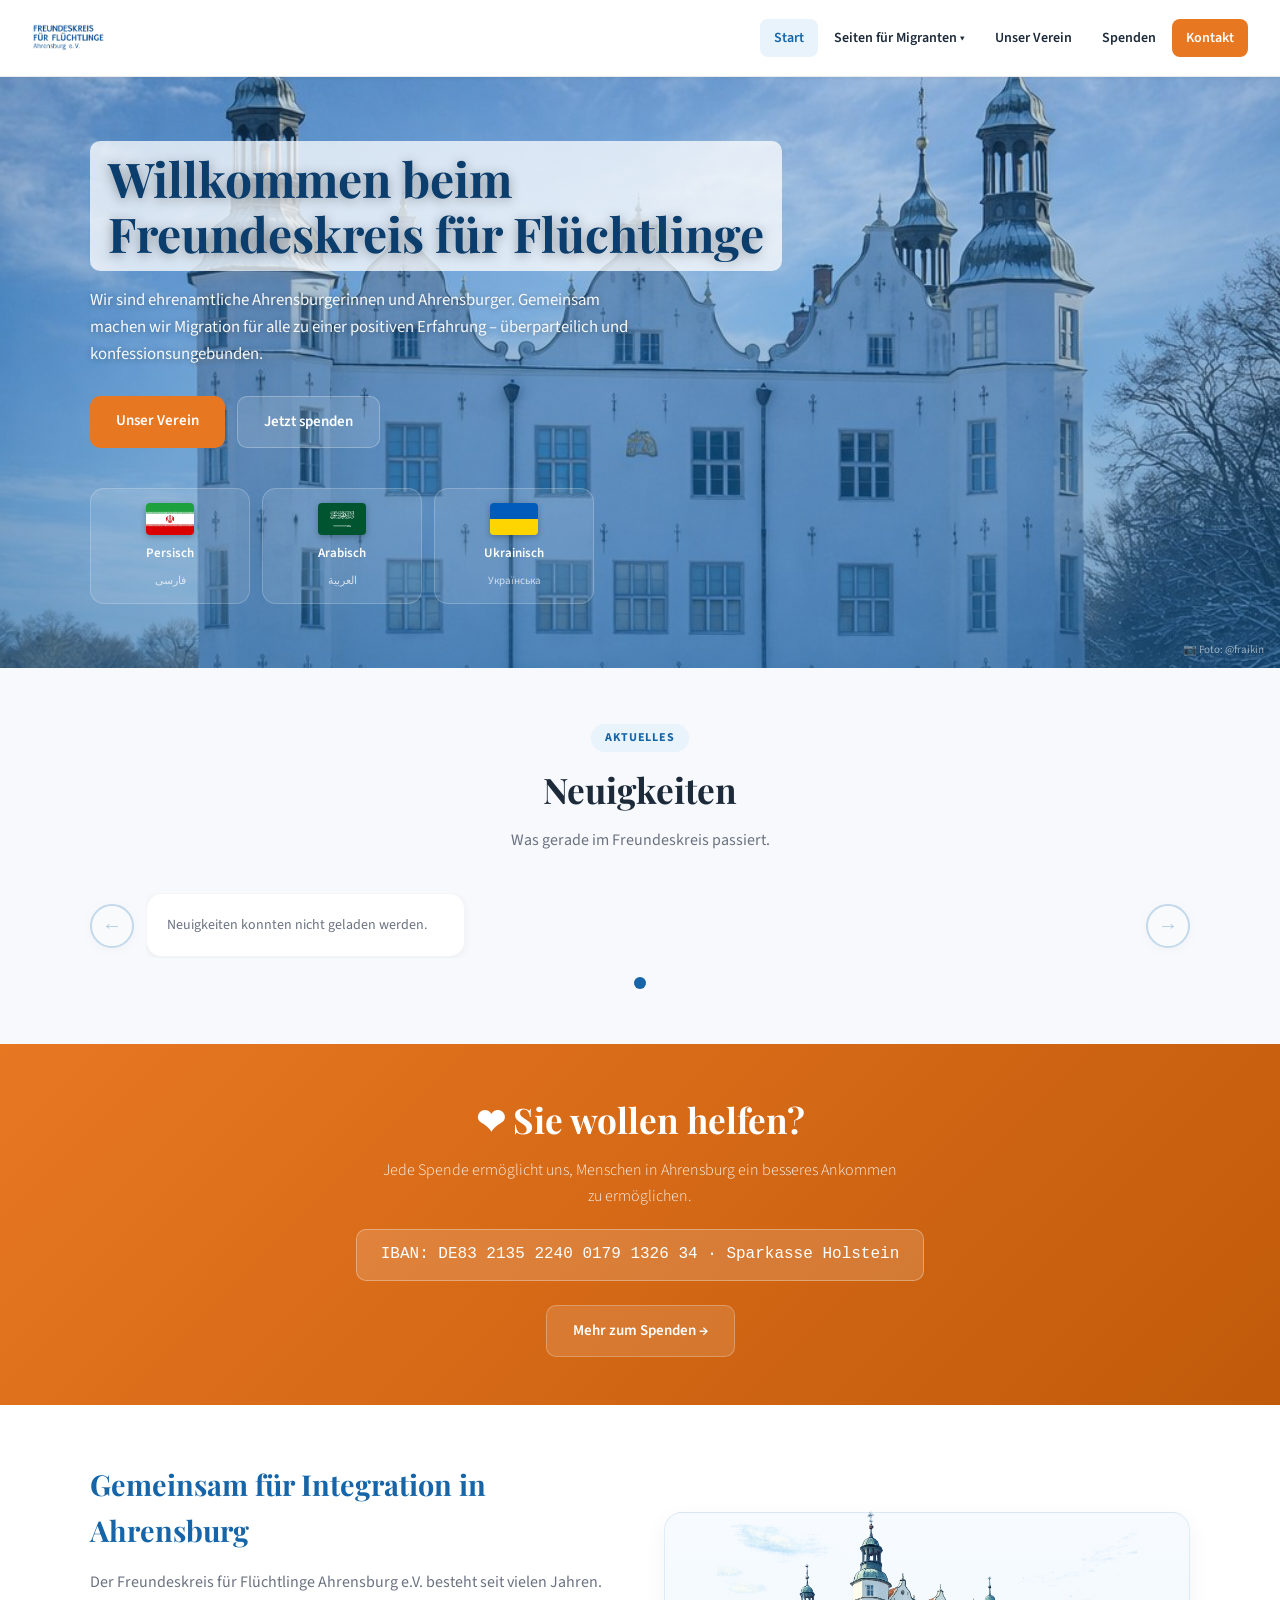
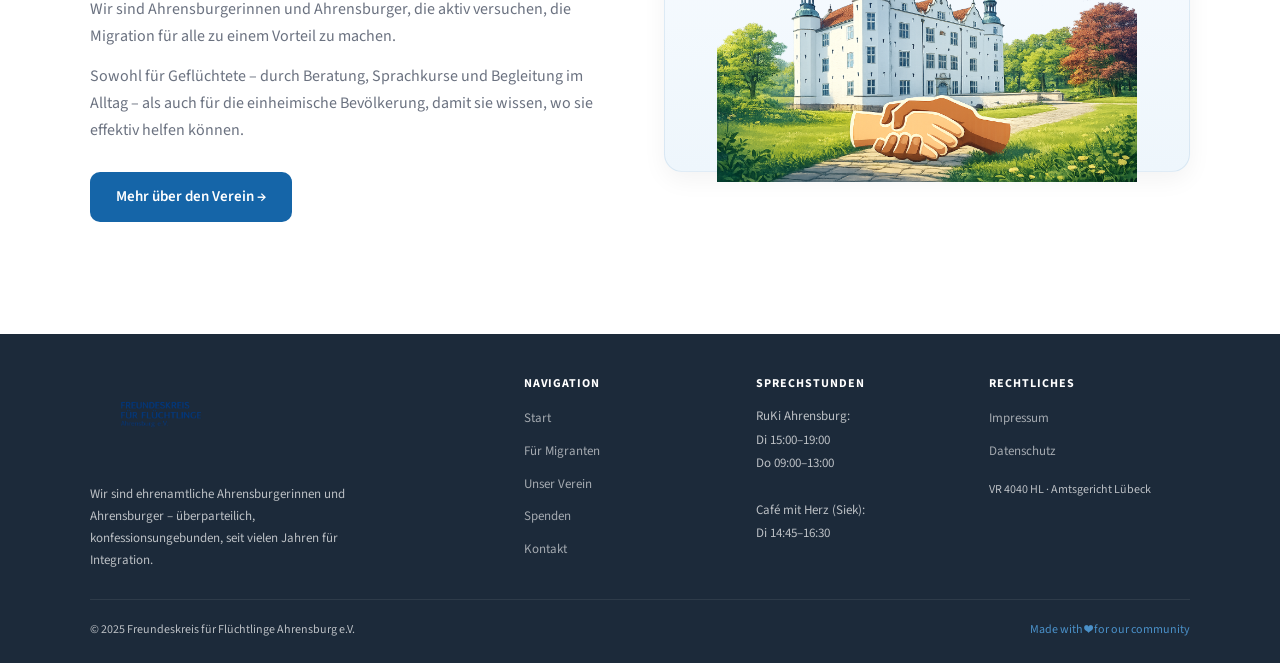
<file: index.html>
<!DOCTYPE html>
<html lang="de">
<head>
<meta charset="UTF-8">
<meta name="viewport" content="width=device-width, initial-scale=1.0">
<title>Start – Freundeskreis für Flüchtlinge Ahrensburg e.V.</title>
<link rel="stylesheet" href="style.css">
</head>
<body>
<nav>
  <a href="index.html" class="nav-logo"><img src="[data-uri]" alt="FKFA Logo"></a>
  <ul class="nav-links">
    <li><a href="index.html" class="active">Start</a></li>
    <li>
      <a href="migranten.html">Seiten für Migranten ▾</a>
      <div class="dropdown">
        <a href="persisch.html">🇮🇷 Persisch (فارسی)</a>
        <a href="arabisch.html">🇸🇾 Arabisch (العربية)</a>
        <a href="ukrainisch.html">🇺🇦 Ukrainisch (Укр.)</a>
      </div>
    </li>
    <li><a href="verein.html">Unser Verein</a></li>
    <li><a href="spenden.html">Spenden</a></li>
    <li><a href="kontakt.html" class="nav-cta">Kontakt</a></li>
  </ul>
  <button class="nav-toggle" id="navToggle" aria-label="Menü">
    <span></span><span></span><span></span>
  </button>
</nav>

<div class="hero">
  <div class="hero-inner">
    <h1>Willkommen beim<br><span>Freundeskreis für Flüchtlinge</span></h1>
    <p>Wir sind ehrenamtliche Ahrensburgerinnen und Ahrensburger. Gemeinsam machen wir Migration für alle zu einer positiven Erfahrung – überparteilich und konfessionsungebunden.</p>
    <div style="display:flex;gap:12px;flex-wrap:wrap;margin-bottom:40px;">
      <a href="verein.html" class="btn-primary">Unser Verein</a>
      <a href="spenden.html" class="btn-secondary">Jetzt spenden</a>
    </div>
    <div class="lang-flags">
      <a href="persisch.html" class="lang-flag-card">
        <span class="flag"><img src="[data-uri]" alt="Iran Flagge"></span><span class="lang-name">Persisch</span><span class="lang-native">فارسی</span>
      </a>
      <a href="arabisch.html" class="lang-flag-card">
        <span class="flag"><img src="[data-uri]" alt="Arabisch Flagge"></span><span class="lang-name">Arabisch</span><span class="lang-native">العربية</span>
      </a>
      <a href="ukrainisch.html" class="lang-flag-card">
        <span class="flag"><img src="[data-uri]" alt="Ukraine Flagge"></span><span class="lang-name">Ukrainisch</span><span class="lang-native">Українська</span>
      </a>
    </div>
  </div>
  <div style="position:absolute;bottom:10px;right:16px;font-size:11px;color:rgba(255,255,255,0.55);">
    📷 Foto: @fraikin
  </div>
</div>

<section style="background:var(--sand);">
  <div class="container">
    <div class="section-header">
      <span class="section-label">Aktuelles</span>
      <h2>Neuigkeiten</h2>
      <p>Was gerade im Freundeskreis passiert.</p>
    </div>
    <div class="carousel-wrapper">
      <button class="carousel-btn carousel-prev" id="newsPrev" aria-label="Zurück">&#8592;</button>
      <div class="carousel-track-outer">
        <div class="carousel-track" id="newsTrack">
          <!-- wird dynamisch befüllt -->
        </div>
      </div>
      <button class="carousel-btn carousel-next" id="newsNext" aria-label="Weiter">&#8594;</button>
    </div>
    <!-- Punkte-Navigation -->
    <div class="carousel-dots" id="newsDots"></div>

    <script>
    // ── Beiträge dynamisch aus GitHub laden ──────────────────────────────
    const REPO   = 'FKFA-Website-Admin/fkfa-website';
    const FOLDER = '_neuigkeiten';

    function parseFrontmatter(text) {
      const match = text.match(/^---\n([\s\S]*?)\n---\n([\s\S]*)$/);
      if (!match) return { meta: {}, body: text };
      const meta = {};
      match[1].split('\n').forEach(line => {
        const [k, ...v] = line.split(':');
        if (k && v.length) meta[k.trim()] = v.join(':').trim().replace(/^["']|["']$/g, '');
      });
      return { meta, body: match[2].trim() };
    }

    function formatDate(dateStr) {
      if (!dateStr) return '';
      return new Date(dateStr).toLocaleDateString('de-DE', { year: 'numeric', month: 'long' });
    }

    async function loadCarousel() {
      const track = document.getElementById('newsTrack');
      try {
        const res   = await fetch(`https://api.github.com/repos/${REPO}/contents/${FOLDER}`, {
          headers: { 'Accept': 'application/vnd.github.v3+json' }
        });
        if (!res.ok) throw new Error('API Fehler');
        const files = await res.json();
        const mdFiles = files.filter(f => f.name.endsWith('.md'))
                             .sort((a, b) => b.name.localeCompare(a.name))
                             .slice(0, 5); // max 5 im Karussell

        if (mdFiles.length === 0) {
          track.innerHTML = '<div class="carousel-item news-card"><div class="news-card-body"><p>Noch keine Beiträge vorhanden.</p></div></div>';
          initCarousel();
          return;
        }

        const articles = await Promise.all(mdFiles.map(async f => {
          const r    = await fetch(f.download_url);
          const text = await r.text();
          const { meta } = parseFrontmatter(text);
          return { meta, slug: f.name.replace('.md', '') };
        }));

        articles.sort((a, b) => (b.meta.date || '').localeCompare(a.meta.date || ''));

        const catConfig = {
          'Neuigkeit':    { bg: 'linear-gradient(120deg,#1565a8,#4a90c8)', icon: '📣' },
          'Projekt':      { bg: 'linear-gradient(120deg,#1565c0,#42a5f5)', icon: '🛠️' },
          'Veranstaltung':{ bg: 'linear-gradient(120deg,#6a1f6e,#ba68c8)', icon: '📅' },
          'Ukraine':      { bg: 'linear-gradient(120deg,#1a5276,#2980b9)', icon: '🇺🇦' },
          'Mitmachen':    { bg: 'linear-gradient(120deg,#7b341e,#e87722)', icon: '🤝' },
        };
        const defaultCat = { bg: 'linear-gradient(120deg,#374151,#6b7280)', icon: '📰' };

        track.innerHTML = articles.map((a) => {
          const rawCat = a.meta.category || a.meta.kategorie || 'Neuigkeit';
          const cat = rawCat === 'Veranstaltungen' ? 'Veranstaltung' : rawCat;
          const cfg = catConfig[cat] || defaultCat;
          return `
          <div class="news-card carousel-item">
            <div class="news-card-header" style="background:${cfg.bg}">
              <div class="news-cat-icon">${cfg.icon}</div>
              <div>
                <span class="news-cat-label">${cat}</span>
                <span class="news-cat-title">${formatDate(a.meta.date)}</span>
              </div>
            </div>
            <div class="news-card-body">
              <h3>${a.meta.title || 'Neuer Beitrag'}</h3>
              <p>${a.meta.teaser || ''}</p>
              <a href="news.html#${a.slug}" class="readmore">Weiterlesen →</a>
            </div>
          </div>`;
        }).join('');

        initCarousel();
      } catch(e) {
        console.error('News laden fehlgeschlagen:', e);
        track.innerHTML = '<div class="carousel-item news-card"><div class="news-card-body"><p>Neuigkeiten konnten nicht geladen werden.</p></div></div>';
        initCarousel();
      }
    }

    function initCarousel() {
    (function() {
      const track   = document.getElementById('newsTrack');
      const items   = track.querySelectorAll('.carousel-item');
      const dotsEl  = document.getElementById('newsDots');
      const prevBtn = document.getElementById('newsPrev');
      const nextBtn = document.getElementById('newsNext');
      let current = 0;

      function visibleCount() {
        return window.innerWidth <= 600 ? 1 : window.innerWidth <= 900 ? 2 : 3;
      }

      function totalSlides() {
        return Math.ceil(items.length / visibleCount());
      }

      function buildDots() {
        dotsEl.innerHTML = '';
        for (let i = 0; i < totalSlides(); i++) {
          const d = document.createElement('button');
          d.className = 'carousel-dot' + (i === current ? ' active' : '');
          d.addEventListener('click', () => goTo(i));
          dotsEl.appendChild(d);
        }
      }

      function goTo(n) {
        const max = totalSlides() - 1;
        current = Math.max(0, Math.min(n, max));
        const pct = current * 100;
        track.style.transform = `translateX(-${pct}%)`;
        // update dots
        dotsEl.querySelectorAll('.carousel-dot').forEach((d, i) => {
          d.classList.toggle('active', i === current);
        });
        prevBtn.disabled = current === 0;
        nextBtn.disabled = current === max;
      }

      prevBtn.addEventListener('click', () => goTo(current - 1));
      nextBtn.addEventListener('click', () => goTo(current + 1));

      // Touch/swipe support
      let startX = 0;
      track.addEventListener('touchstart', e => { startX = e.touches[0].clientX; }, {passive:true});
      track.addEventListener('touchend', e => {
        const diff = startX - e.changedTouches[0].clientX;
        if (Math.abs(diff) > 40) goTo(diff > 0 ? current + 1 : current - 1);
      });

      function init() {
        const vc = visibleCount();
        items.forEach(item => {
          item.style.flex = `0 0 calc(${100/vc}% - ${(vc-1)*16/vc}px)`;
        });
        if (current >= totalSlides()) current = totalSlides() - 1;
        buildDots();
        goTo(current);
      }

      window.addEventListener('resize', init);
      init();
    })();
    } // end initCarousel

    loadCarousel();
    </script>
  </div>
</section>

<div class="donate-banner">
  <h2>❤ Sie wollen helfen?</h2>
  <p>Jede Spende ermöglicht uns, Menschen in Ahrensburg ein besseres Ankommen zu ermöglichen.</p>
  <div class="iban-box">IBAN: DE83 2135 2240 0179 1326 34 · Sparkasse Holstein</div><br>
  <a href="spenden.html" class="btn-secondary">Mehr zum Spenden →</a>
</div>

<section style="background:white;">
  <div class="container">
    <div class="verein-intro">
      <div class="verein-intro-text">
        <h2>Gemeinsam für Integration in Ahrensburg</h2>
        <p>Der Freundeskreis für Flüchtlinge Ahrensburg e.V. besteht seit vielen Jahren. Wir sind Ahrensburgerinnen und Ahrensburger, die aktiv versuchen, die Migration für alle zu einem Vorteil zu machen.</p>
        <p>Sowohl für Geflüchtete – durch Beratung, Sprachkurse und Begleitung im Alltag – als auch für die einheimische Bevölkerung, damit sie wissen, wo sie effektiv helfen können.</p>
        <a href="verein.html" class="btn-green" style="margin-top:16px;">Mehr über den Verein →</a>
      </div>
      <div class="verein-img-placeholder verein-illustration-box">
        <img src="integration_illustration.png" alt="Illustration vom Ahrensburger Schloss mit Handschlag">
      </div>
    </div>
  </div>
</section>

<footer>
  <div class="footer-grid">
    <div class="footer-brand">
      <div class="footer-logo"><img src="FKFA-Logo (transparent).png" alt="Freundeskreis für Flüchtlinge Ahrensburg e.V."></div>
      <p>Wir sind ehrenamtliche Ahrensburgerinnen und Ahrensburger – überparteilich, konfessionsungebunden, seit vielen Jahren für Integration.</p>
    </div>
    <div>
      <h4>Navigation</h4>
      <ul>
        <li><a href="index.html">Start</a></li>
        <li><a href="migranten.html">Für Migranten</a></li>
        <li><a href="verein.html">Unser Verein</a></li>
        <li><a href="spenden.html">Spenden</a></li>
        <li><a href="kontakt.html">Kontakt</a></li>
      </ul>
    </div>
    <div class="footer-sprechstunden">
      <h4>Sprechstunden</h4>
      <p>RuKi Ahrensburg:<br>Di 15:00–19:00<br>Do 09:00–13:00<br><br>Café mit Herz (Siek):<br>Di 14:45–16:30</p>
    </div>
    <div>
      <h4>Rechtliches</h4>
      <ul>
        <li><a href="impressum.html">Impressum</a></li>
        <li><a href="datenschutz.html">Datenschutz</a></li>
      </ul>
      <div style="margin-top:16px;font-size:12px;">VR 4040 HL · Amtsgericht Lübeck</div>
    </div>
  </div>
  <div class="footer-bottom">
    <span>© 2025 Freundeskreis für Flüchtlinge Ahrensburg e.V.</span>
    <span style="color:var(--green-light)">Made with ❤ for our community</span>
  </div>
</footer>
<script>
const toggle = document.getElementById('navToggle');
const links  = document.querySelector('.nav-links');
toggle.addEventListener('click', () => {
  toggle.classList.toggle('open');
  links.classList.toggle('open');
});
document.querySelectorAll('.nav-links > li > a').forEach(a => {
  a.addEventListener('click', function(e) {
    const li = this.parentElement;
    if (li.querySelector('.dropdown') && window.innerWidth <= 900) {
      e.preventDefault();
      li.classList.toggle('open');
    }
  });
});
</script>
</body>
</html>
</file>
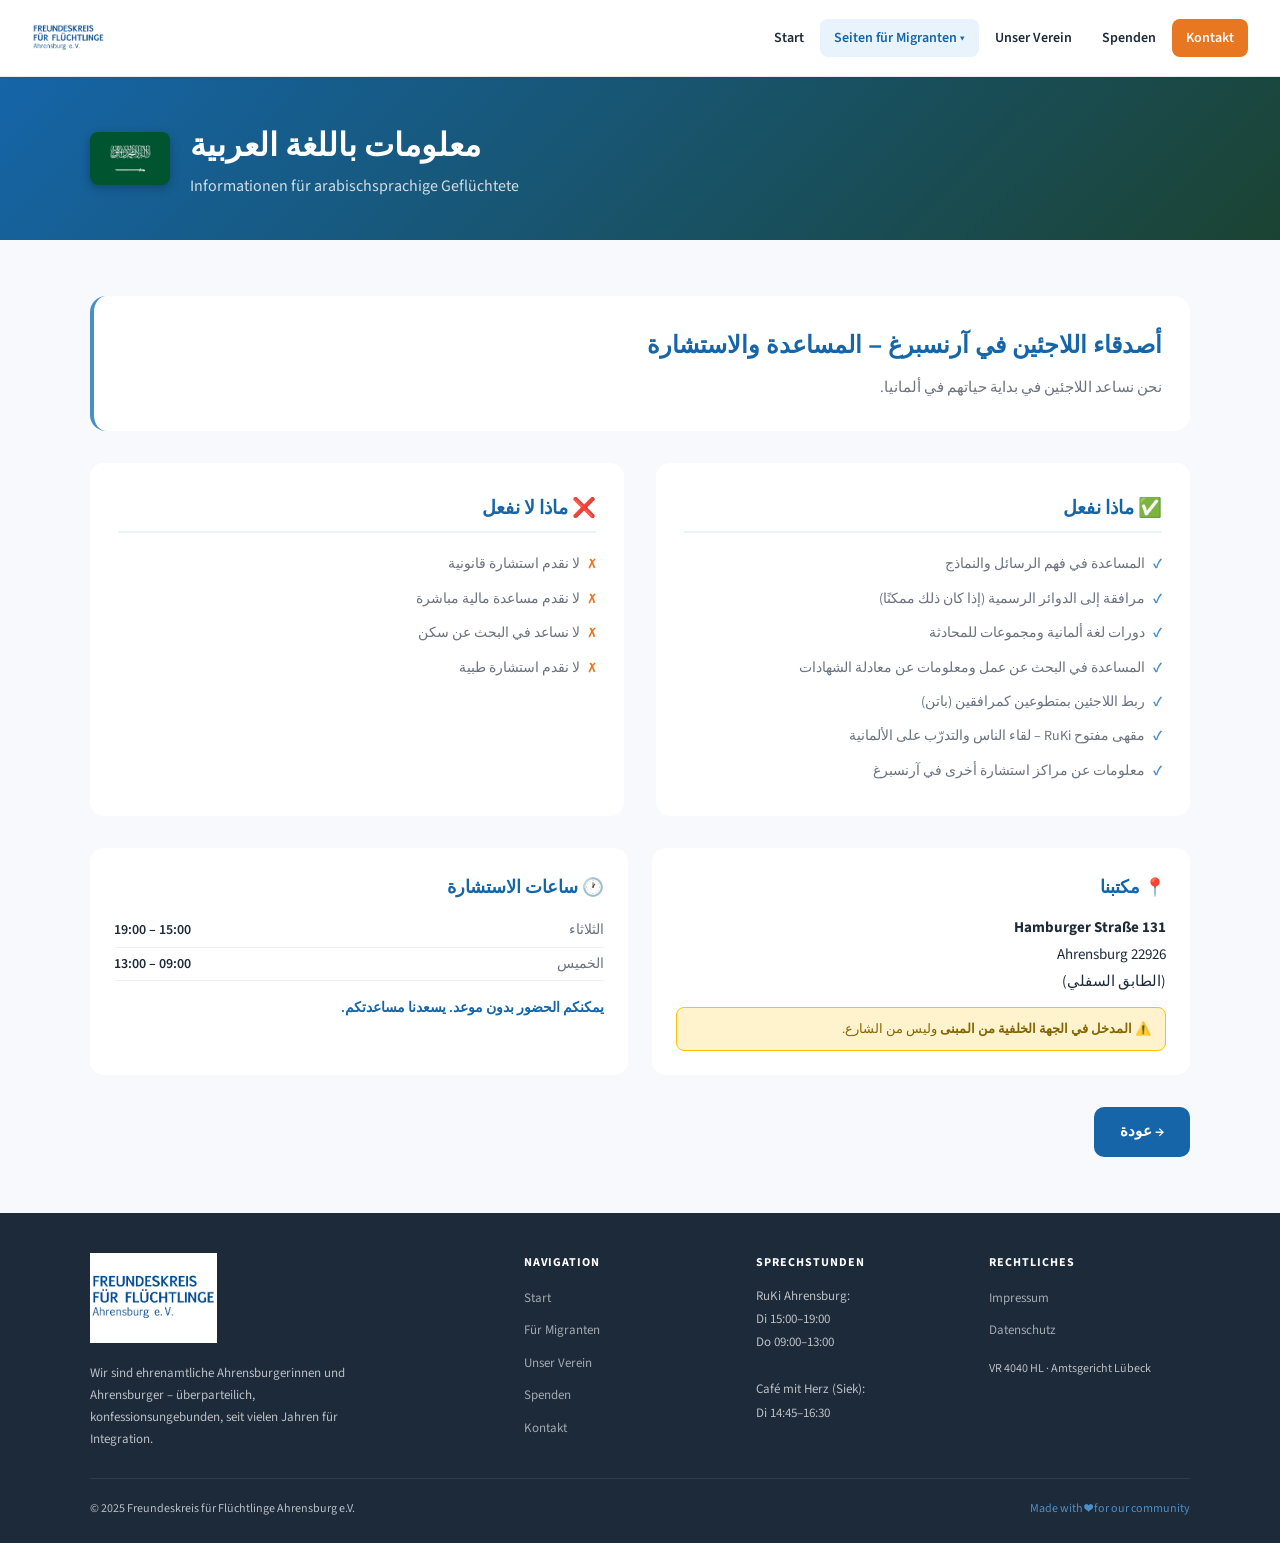
<file: arabisch.html>
<!DOCTYPE html>
<html lang="de">
<head>
<meta charset="UTF-8">
<meta name="viewport" content="width=device-width, initial-scale=1.0">
<title>Arabisch – Freundeskreis für Flüchtlinge Ahrensburg e.V.</title>
<link rel="stylesheet" href="style.css">
</head>
<body>
<nav>
  <a href="index.html" class="nav-logo"><img src="[data-uri]" alt="FKFA Logo"></a>
  <ul class="nav-links">
    <li><a href="index.html">Start</a></li>
    <li>
      <a href="migranten.html" class="active">Seiten für Migranten ▾</a>
      <div class="dropdown">
        <a href="persisch.html">🇮🇷 Persisch (فارسی)</a>
        <a href="arabisch.html">🇸🇾 Arabisch (العربية)</a>
        <a href="ukrainisch.html">🇺🇦 Ukrainisch (Укр.)</a>
      </div>
    </li>
    <li><a href="verein.html">Unser Verein</a></li>
    <li><a href="spenden.html">Spenden</a></li>
    <li><a href="kontakt.html" class="nav-cta">Kontakt</a></li>
  </ul>
  <button class="nav-toggle" id="navToggle" aria-label="Menü">
    <span></span><span></span><span></span>
  </button>
</nav>

<div class="lang-hero">
  <div class="lang-hero-inner">
    <img src="[data-uri]" alt="Arabisch Flagge" style="width:80px;height:53px;object-fit:cover;border-radius:8px;box-shadow:0 3px 10px rgba(0,0,0,.25)">
    <div><h1>معلومات باللغة العربية</h1><p>Informationen für arabischsprachige Geflüchtete</p></div>
  </div>
</div>
<section dir="rtl" style="background:var(--sand);">
  <div class="container">

    <div style="background:white;border-radius:16px;padding:28px;margin-bottom:32px;border-left:4px solid var(--green-light);">
      <h2 style="font-family:'Playfair Display',serif;color:var(--green);margin-bottom:12px;">أصدقاء اللاجئين في آرنسبرغ – المساعدة والاستشارة</h2>
      <p style="color:var(--muted);font-size:15px;line-height:1.9;">نحن نساعد اللاجئين في بداية حياتهم في ألمانيا.</p>
    </div>

    <div class="info-blocks" style="margin-bottom:32px;">
      <div class="info-block">
        <h3>✅ ماذا نفعل</h3>
        <ul>
          <li>المساعدة في فهم الرسائل والنماذج</li>
          <li>مرافقة إلى الدوائر الرسمية (إذا كان ذلك ممكنًا)</li>
          <li>دورات لغة ألمانية ومجموعات للمحادثة</li>
          <li>المساعدة في البحث عن عمل ومعلومات عن معادلة الشهادات</li>
          <li>ربط اللاجئين بمتطوعين كمرافقين (باتن)</li>
          <li>مقهى مفتوح RuKi – لقاء الناس والتدرّب على الألمانية</li>
          <li>معلومات عن مراكز استشارة أخرى في آرنسبرغ</li>
        </ul>
      </div>
      <div class="info-block no">
        <h3>❌ ماذا لا نفعل</h3>
        <ul>
          <li>لا نقدم استشارة قانونية</li>
          <li>لا نقدم مساعدة مالية مباشرة</li>
          <li>لا نساعد في البحث عن سكن</li>
          <li>لا نقدم استشارة طبية</li>
        </ul>
      </div>
    </div>

    <div class="buero-grid">
      <div style="background:white;border-radius:14px;padding:24px;">
        <h3 style="font-family:'Playfair Display',serif;color:var(--green);margin-bottom:14px;font-size:1.1rem;">📍 مكتبنا</h3>
        <p style="font-size:15px;margin-bottom:8px;line-height:1.8;"><strong>Hamburger Straße 131</strong><br>22926 Ahrensburg<br>(الطابق السفلي)</p>
        <div style="background:#fff3cd;border:1px solid #ffc107;border-radius:8px;padding:10px 14px;font-size:13px;color:#856404;margin-top:12px;line-height:1.7;">
          ⚠️ <strong>المدخل في الجهة الخلفية من المبنى</strong> وليس من الشارع.
        </div>
      </div>
      <div style="background:white;border-radius:14px;padding:24px;">
        <h3 style="font-family:'Playfair Display',serif;color:var(--green);margin-bottom:14px;font-size:1.1rem;">🕐 ساعات الاستشارة</h3>
        <div class="hours-row"><span class="day">الثلاثاء</span><span class="time">15:00 – 19:00</span></div>
        <div class="hours-row"><span class="day">الخميس</span><span class="time">09:00 – 13:00</span></div>
        <p style="margin-top:16px;font-size:14px;color:var(--green);font-weight:600;line-height:1.7;">يمكنكم الحضور بدون موعد. يسعدنا مساعدتكم.</p>
      </div>
    </div>

    <div style="margin-top:8px;text-align:right;">
      <a href="migranten.html" class="btn-green">→ عودة</a>
    </div>

  </div>
</section>

<footer>
  <div class="footer-grid">
    <div class="footer-brand">
      <div class="footer-logo"><img src="[data-uri]" alt="FKFA"></div>
      <p>Wir sind ehrenamtliche Ahrensburgerinnen und Ahrensburger – überparteilich, konfessionsungebunden, seit vielen Jahren für Integration.</p>
    </div>
    <div>
      <h4>Navigation</h4>
      <ul>
        <li><a href="index.html">Start</a></li>
        <li><a href="migranten.html">Für Migranten</a></li>
        <li><a href="verein.html">Unser Verein</a></li>
        <li><a href="spenden.html">Spenden</a></li>
        <li><a href="kontakt.html">Kontakt</a></li>
      </ul>
    </div>
    <div class="footer-sprechstunden">
      <h4>Sprechstunden</h4>
      <p>RuKi Ahrensburg:<br>Di 15:00–19:00<br>Do 09:00–13:00<br><br>Café mit Herz (Siek):<br>Di 14:45–16:30</p>
    </div>
    <div>
      <h4>Rechtliches</h4>
      <ul>
        <li><a href="impressum.html">Impressum</a></li>
        <li><a href="datenschutz.html">Datenschutz</a></li>
      </ul>
      <div style="margin-top:16px;font-size:12px;">VR 4040 HL · Amtsgericht Lübeck</div>
    </div>
  </div>
  <div class="footer-bottom">
    <span>© 2025 Freundeskreis für Flüchtlinge Ahrensburg e.V.</span>
    <span style="color:var(--green-light)">Made with ❤ for our community</span>
  </div>
</footer>
<script>
const toggle = document.getElementById('navToggle');
const links  = document.querySelector('.nav-links');
toggle.addEventListener('click', () => {
  toggle.classList.toggle('open');
  links.classList.toggle('open');
});
document.querySelectorAll('.nav-links > li > a').forEach(a => {
  a.addEventListener('click', function(e) {
    const li = this.parentElement;
    if (li.querySelector('.dropdown') && window.innerWidth <= 900) {
      e.preventDefault();
      li.classList.toggle('open');
    }
  });
});
</script>
</body>
</html>
</file>
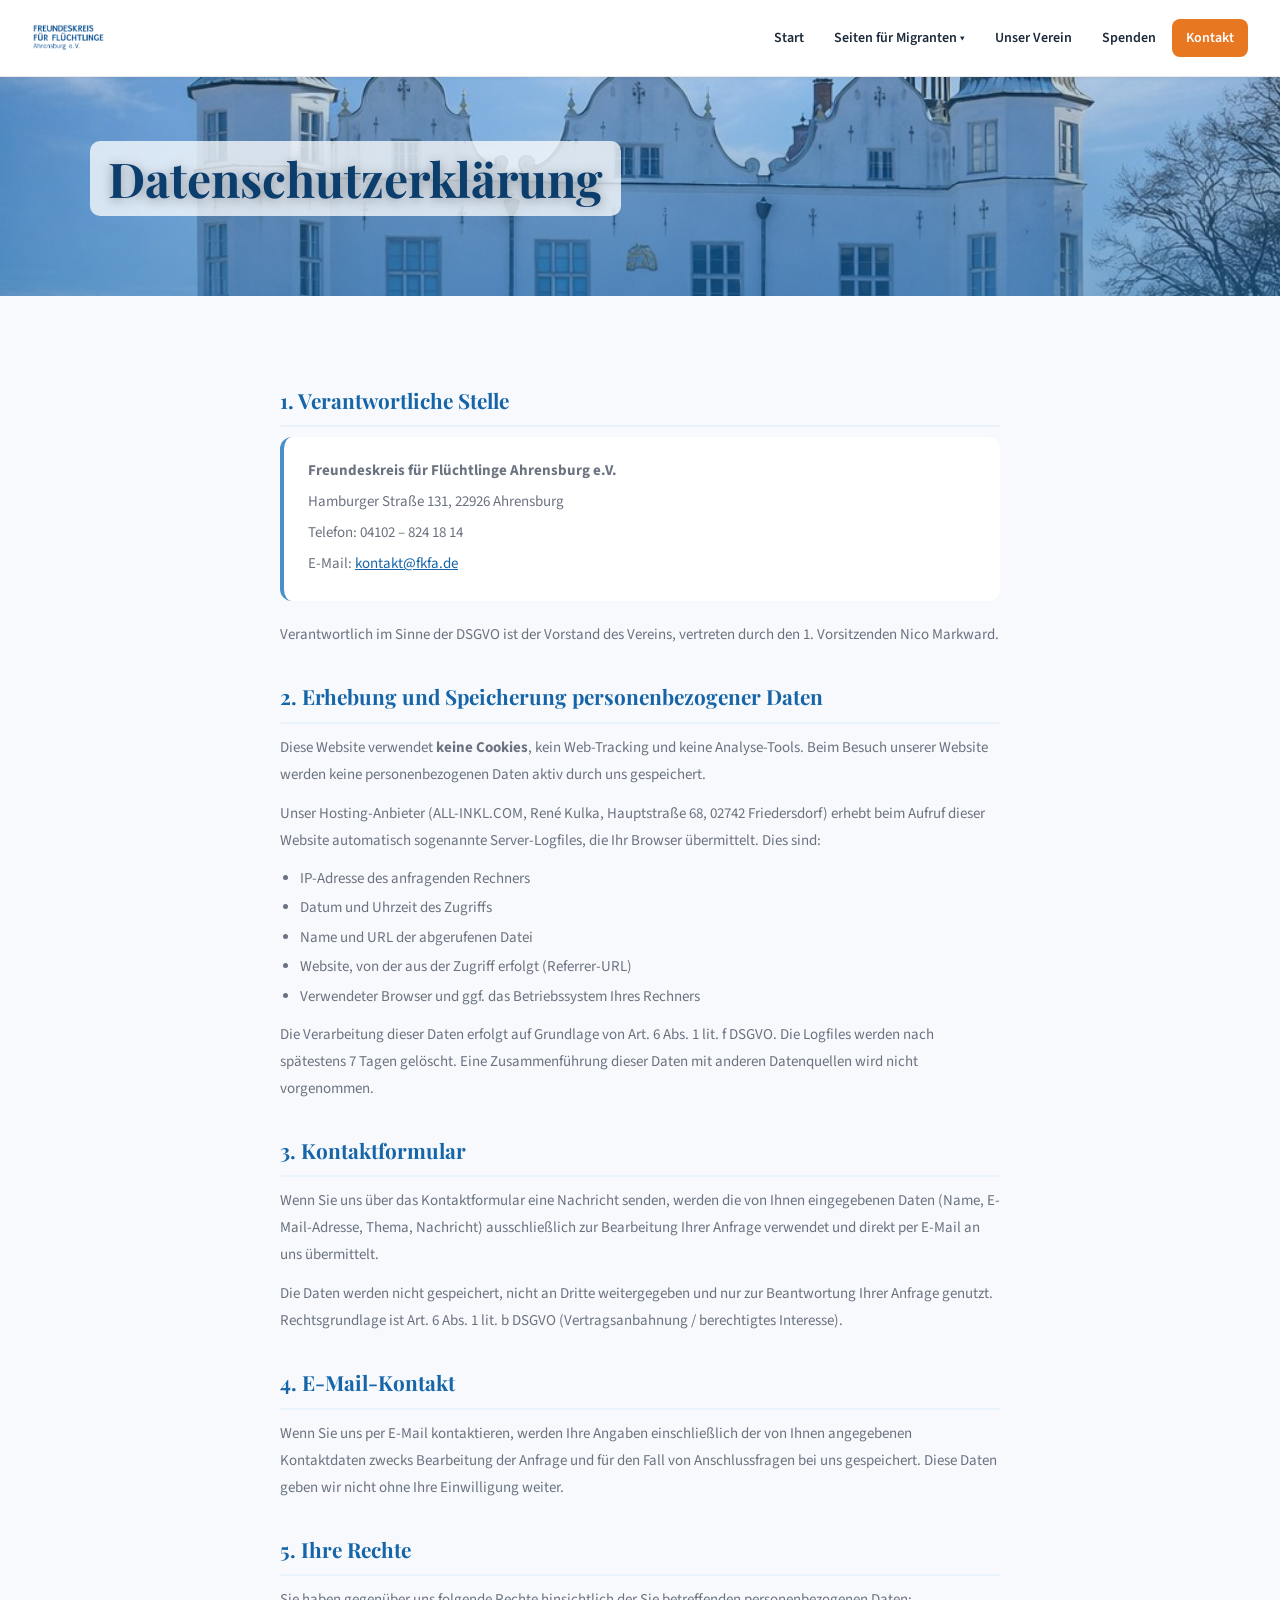
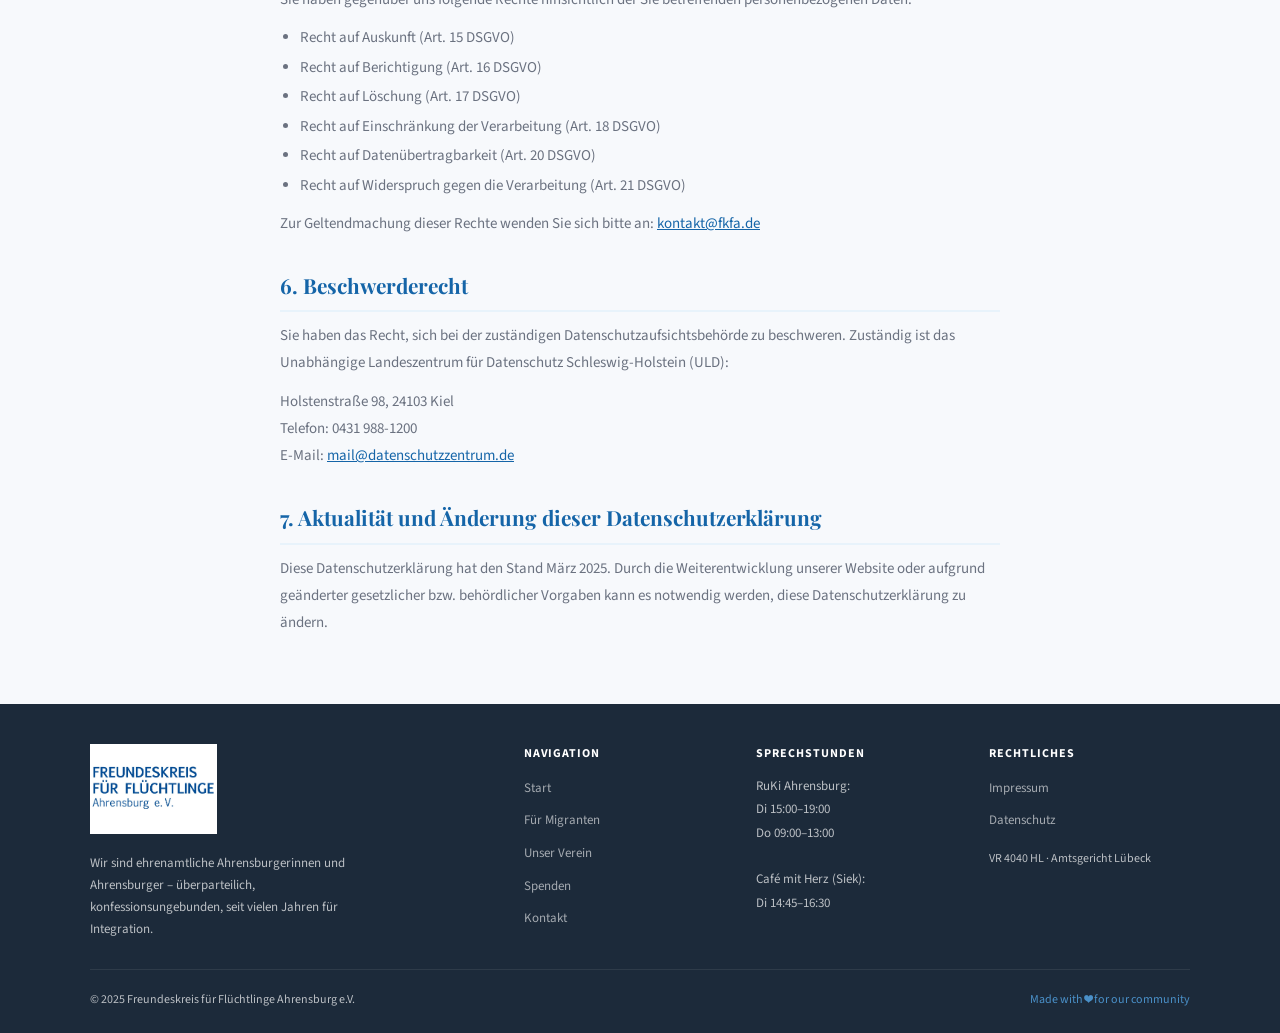
<file: datenschutz.html>
<!DOCTYPE html>
<html lang="de">
<head>
<meta charset="UTF-8">
<meta name="viewport" content="width=device-width, initial-scale=1.0">
<title>Datenschutz – Freundeskreis für Flüchtlinge Ahrensburg e.V.</title>
<link rel="stylesheet" href="style.css">
<style>
.prose { max-width:720px; }
.prose h2 { font-family:'Playfair Display',serif; color:var(--green); font-size:1.3rem; margin:32px 0 10px; padding-bottom:8px; border-bottom:2px solid var(--green-pale); }
.prose h3 { font-size:1rem; font-weight:700; margin:20px 0 6px; color:var(--text); }
.prose p { color:var(--muted); line-height:1.8; margin-bottom:12px; font-size:15px; }
.prose ul { list-style:disc; padding-left:20px; margin-bottom:12px; }
.prose ul li { color:var(--muted); font-size:15px; line-height:1.7; margin-bottom:4px; }
.prose a { color:var(--green); }
.prose .info-box { background:white; border-radius:12px; padding:20px 24px; margin-bottom:20px; border-left:4px solid var(--green-light); }
.prose .info-box p { margin-bottom:4px; }
</style>
</head>
<body>
<nav>
  <a href="index.html" class="nav-logo"><img src="[data-uri]" alt="FKFA Logo"></a>
  <ul class="nav-links">
    <li><a href="index.html">Start</a></li>
    <li>
      <a href="migranten.html">Seiten für Migranten ▾</a>
      <div class="dropdown">
        <a href="persisch.html">🇮🇷 Persisch (فارسی)</a>
        <a href="arabisch.html">🇸🇾 Arabisch (العربية)</a>
        <a href="ukrainisch.html">🇺🇦 Ukrainisch (Укр.)</a>
      </div>
    </li>
    <li><a href="verein.html">Unser Verein</a></li>
    <li><a href="spenden.html">Spenden</a></li>
    <li><a href="kontakt.html" class="nav-cta">Kontakt</a></li>
  </ul>
  <button class="nav-toggle" id="navToggle" aria-label="Menü">
    <span></span><span></span><span></span>
  </button>
</nav>
<div class="hero hero-sm">
  <div class="hero-inner">
    <h1><span>Datenschutzerklärung</span></h1>
  </div>
</div>
<section style="background:var(--sand);">
  <div class="container prose">

    <h2>1. Verantwortliche Stelle</h2>
    <div class="info-box">
      <p><strong>Freundeskreis für Flüchtlinge Ahrensburg e.V.</strong></p>
      <p>Hamburger Straße 131, 22926 Ahrensburg</p>
      <p>Telefon: 04102 – 824 18 14</p>
      <p>E-Mail: <a href="mailto:kontakt@fkfae.de">kontakt@fkfa.de</a></p>
    </div>
    <p>Verantwortlich im Sinne der DSGVO ist der Vorstand des Vereins, vertreten durch den 1. Vorsitzenden Nico Markward.</p>

    <h2>2. Erhebung und Speicherung personenbezogener Daten</h2>
    <p>Diese Website verwendet <strong>keine Cookies</strong>, kein Web-Tracking und keine Analyse-Tools. Beim Besuch unserer Website werden keine personenbezogenen Daten aktiv durch uns gespeichert.</p>
    <p>Unser Hosting-Anbieter (ALL-INKL.COM, René Kulka, Hauptstraße 68, 02742 Friedersdorf) erhebt beim Aufruf dieser Website automatisch sogenannte Server-Logfiles, die Ihr Browser übermittelt. Dies sind:</p>
    <ul>
      <li>IP-Adresse des anfragenden Rechners</li>
      <li>Datum und Uhrzeit des Zugriffs</li>
      <li>Name und URL der abgerufenen Datei</li>
      <li>Website, von der aus der Zugriff erfolgt (Referrer-URL)</li>
      <li>Verwendeter Browser und ggf. das Betriebssystem Ihres Rechners</li>
    </ul>
    <p>Die Verarbeitung dieser Daten erfolgt auf Grundlage von Art. 6 Abs. 1 lit. f DSGVO. Die Logfiles werden nach spätestens 7 Tagen gelöscht. Eine Zusammenführung dieser Daten mit anderen Datenquellen wird nicht vorgenommen.</p>

    <h2>3. Kontaktformular</h2>
    <p>Wenn Sie uns über das Kontaktformular eine Nachricht senden, werden die von Ihnen eingegebenen Daten (Name, E-Mail-Adresse, Thema, Nachricht) ausschließlich zur Bearbeitung Ihrer Anfrage verwendet und direkt per E-Mail an uns übermittelt.</p>
    <p>Die Daten werden nicht gespeichert, nicht an Dritte weitergegeben und nur zur Beantwortung Ihrer Anfrage genutzt. Rechtsgrundlage ist Art. 6 Abs. 1 lit. b DSGVO (Vertragsanbahnung / berechtigtes Interesse).</p>

    <h2>4. E-Mail-Kontakt</h2>
    <p>Wenn Sie uns per E-Mail kontaktieren, werden Ihre Angaben einschließlich der von Ihnen angegebenen Kontaktdaten zwecks Bearbeitung der Anfrage und für den Fall von Anschlussfragen bei uns gespeichert. Diese Daten geben wir nicht ohne Ihre Einwilligung weiter.</p>

    <h2>5. Ihre Rechte</h2>
    <p>Sie haben gegenüber uns folgende Rechte hinsichtlich der Sie betreffenden personenbezogenen Daten:</p>
    <ul>
      <li>Recht auf Auskunft (Art. 15 DSGVO)</li>
      <li>Recht auf Berichtigung (Art. 16 DSGVO)</li>
      <li>Recht auf Löschung (Art. 17 DSGVO)</li>
      <li>Recht auf Einschränkung der Verarbeitung (Art. 18 DSGVO)</li>
      <li>Recht auf Datenübertragbarkeit (Art. 20 DSGVO)</li>
      <li>Recht auf Widerspruch gegen die Verarbeitung (Art. 21 DSGVO)</li>
    </ul>
    <p>Zur Geltendmachung dieser Rechte wenden Sie sich bitte an: <a href="mailto:kontakt@fkfa.de">kontakt@fkfa.de</a></p>

    <h2>6. Beschwerderecht</h2>
    <p>Sie haben das Recht, sich bei der zuständigen Datenschutzaufsichtsbehörde zu beschweren. Zuständig ist das Unabhängige Landeszentrum für Datenschutz Schleswig-Holstein (ULD):</p>
    <p>Holstenstraße 98, 24103 Kiel<br>
    Telefon: 0431 988-1200<br>
    E-Mail: <a href="mailto:mail@datenschutzzentrum.de">mail@datenschutzzentrum.de</a></p>

    <h2>7. Aktualität und Änderung dieser Datenschutzerklärung</h2>
    <p>Diese Datenschutzerklärung hat den Stand März 2025. Durch die Weiterentwicklung unserer Website oder aufgrund geänderter gesetzlicher bzw. behördlicher Vorgaben kann es notwendig werden, diese Datenschutzerklärung zu ändern.</p>

  </div>
</section>
<footer>
  <div class="footer-grid">
    <div class="footer-brand">
      <div class="footer-logo"><img src="[data-uri]" alt="FKFA"></div>
      <p>Wir sind ehrenamtliche Ahrensburgerinnen und Ahrensburger – überparteilich, konfessionsungebunden, seit vielen Jahren für Integration.</p>
    </div>
    <div>
      <h4>Navigation</h4>
      <ul>
        <li><a href="index.html">Start</a></li>
        <li><a href="migranten.html">Für Migranten</a></li>
        <li><a href="verein.html">Unser Verein</a></li>
        <li><a href="spenden.html">Spenden</a></li>
        <li><a href="kontakt.html">Kontakt</a></li>
      </ul>
    </div>
    <div class="footer-sprechstunden">
      <h4>Sprechstunden</h4>
      <p>RuKi Ahrensburg:<br>Di 15:00–19:00<br>Do 09:00–13:00<br><br>Café mit Herz (Siek):<br>Di 14:45–16:30</p>
    </div>
    <div>
      <h4>Rechtliches</h4>
      <ul>
        <li><a href="impressum.html">Impressum</a></li>
        <li><a href="datenschutz.html">Datenschutz</a></li>
      </ul>
      <div style="margin-top:16px;font-size:12px;">VR 4040 HL · Amtsgericht Lübeck</div>
    </div>
  </div>
  <div class="footer-bottom">
    <span>© 2025 Freundeskreis für Flüchtlinge Ahrensburg e.V.</span>
    <span style="color:var(--green-light)">Made with ❤ for our community</span>
  </div>
</footer>
<script>
const toggle = document.getElementById('navToggle');
const links  = document.querySelector('.nav-links');
toggle.addEventListener('click', () => { toggle.classList.toggle('open'); links.classList.toggle('open'); });
document.querySelectorAll('.nav-links > li > a').forEach(a => {
  a.addEventListener('click', function(e) {
    const li = this.parentElement;
    if (li.querySelector('.dropdown') && window.innerWidth <= 900) { e.preventDefault(); li.classList.toggle('open'); }
  });
});
</script>
</body>
</html>
</file>
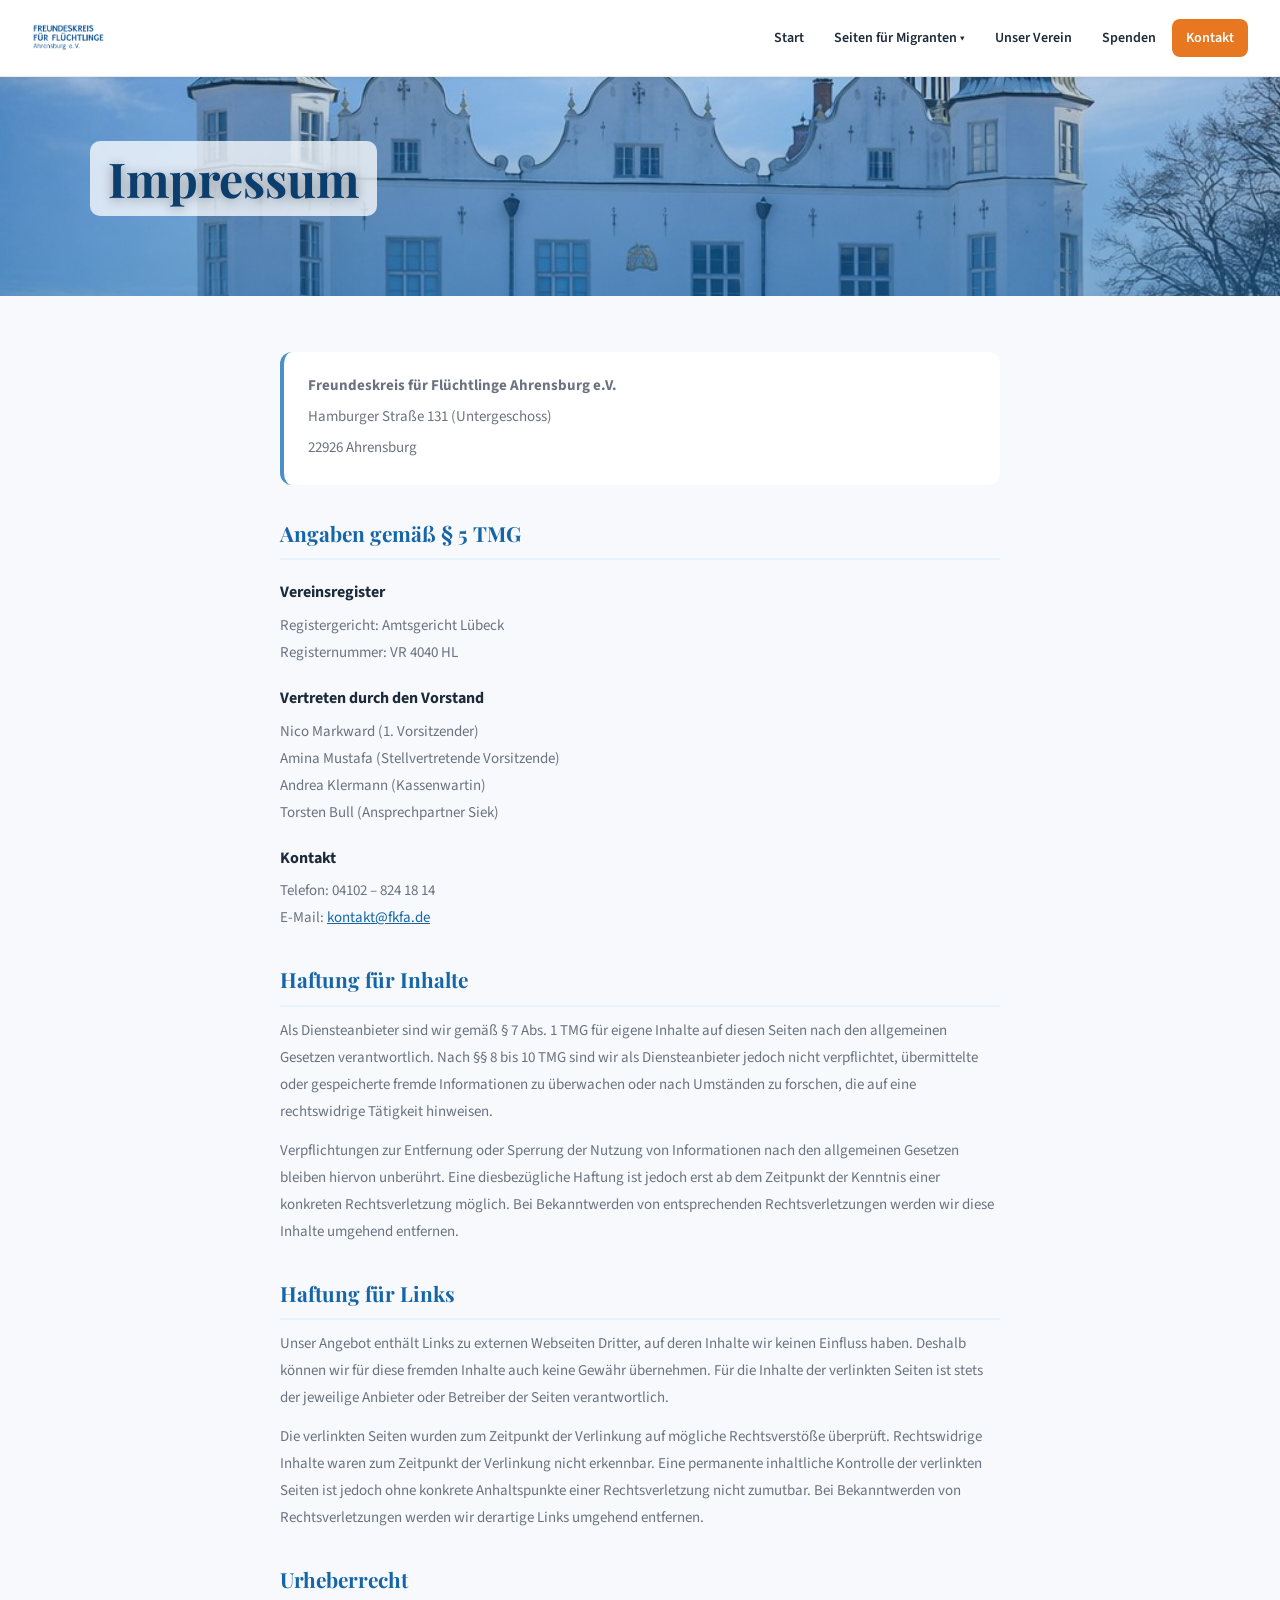
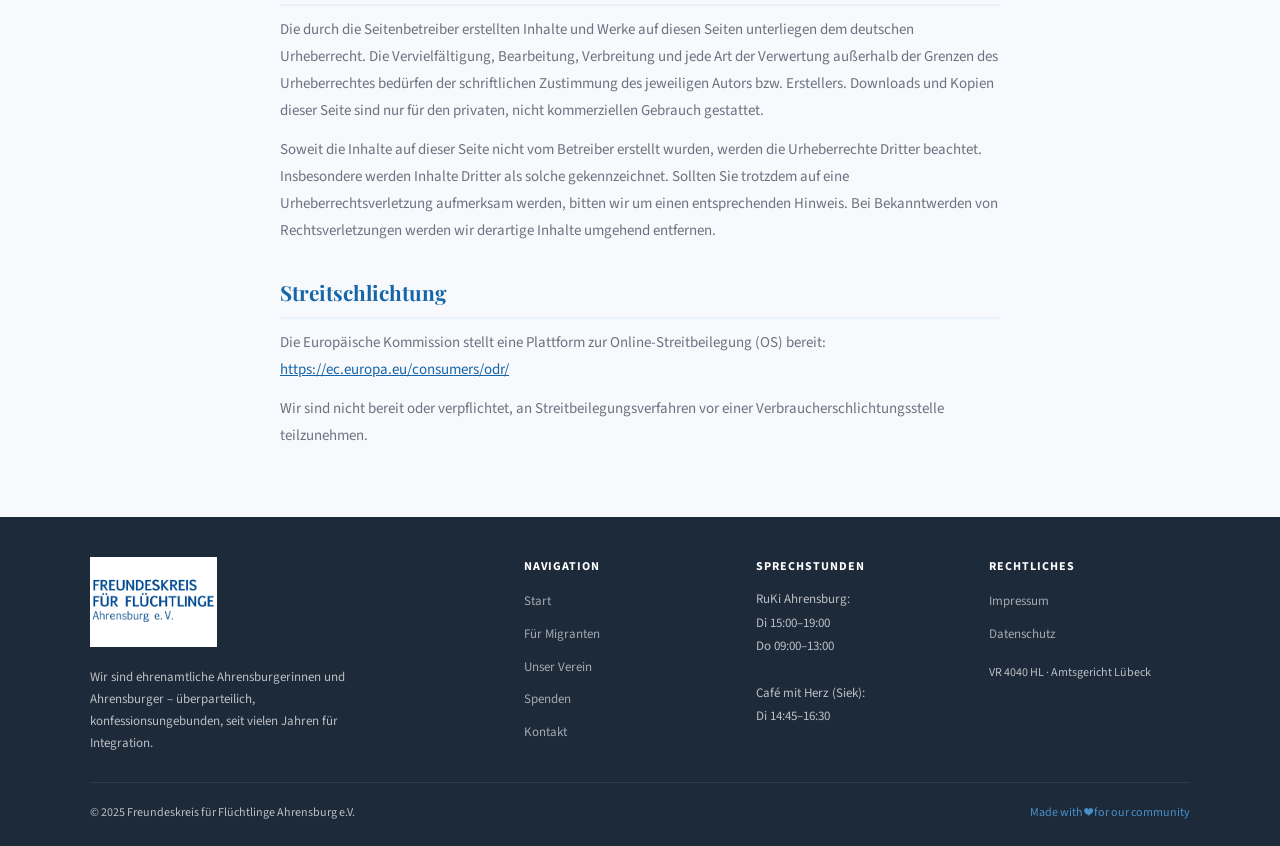
<file: impressum.html>
<!DOCTYPE html>
<html lang="de">
<head>
<meta charset="UTF-8">
<meta name="viewport" content="width=device-width, initial-scale=1.0">
<title>Impressum – Freundeskreis für Flüchtlinge Ahrensburg e.V.</title>
<link rel="stylesheet" href="style.css">
<style>
.prose { max-width:720px; }
.prose h2 { font-family:'Playfair Display',serif; color:var(--green); font-size:1.3rem; margin:32px 0 10px; padding-bottom:8px; border-bottom:2px solid var(--green-pale); }
.prose h3 { font-size:1rem; font-weight:700; margin:20px 0 6px; color:var(--text); }
.prose p { color:var(--muted); line-height:1.8; margin-bottom:12px; font-size:15px; }
.prose ul { list-style:disc; padding-left:20px; margin-bottom:12px; }
.prose ul li { color:var(--muted); font-size:15px; line-height:1.7; margin-bottom:4px; }
.prose a { color:var(--green); }
.prose .info-box { background:white; border-radius:12px; padding:20px 24px; margin-bottom:20px; border-left:4px solid var(--green-light); }
.prose .info-box p { margin-bottom:4px; }
</style>
</head>
<body>
<nav>
  <a href="index.html" class="nav-logo"><img src="[data-uri]" alt="FKFA Logo"></a>
  <ul class="nav-links">
    <li><a href="index.html">Start</a></li>
    <li>
      <a href="migranten.html">Seiten für Migranten ▾</a>
      <div class="dropdown">
        <a href="persisch.html">🇮🇷 Persisch (فارسی)</a>
        <a href="arabisch.html">🇸🇾 Arabisch (العربية)</a>
        <a href="ukrainisch.html">🇺🇦 Ukrainisch (Укр.)</a>
      </div>
    </li>
    <li><a href="verein.html">Unser Verein</a></li>
    <li><a href="spenden.html">Spenden</a></li>
    <li><a href="kontakt.html" class="nav-cta">Kontakt</a></li>
  </ul>
  <button class="nav-toggle" id="navToggle" aria-label="Menü">
    <span></span><span></span><span></span>
  </button>
</nav>
<div class="hero hero-sm">
  <div class="hero-inner">
    <h1><span>Impressum</span></h1>
  </div>
</div>
<section style="background:var(--sand);">
  <div class="container prose">

    <div class="info-box">
      <p><strong>Freundeskreis für Flüchtlinge Ahrensburg e.V.</strong></p>
      <p>Hamburger Straße 131 (Untergeschoss)</p>
      <p>22926 Ahrensburg</p>
    </div>

    <h2>Angaben gemäß § 5 TMG</h2>

    <h3>Vereinsregister</h3>
    <p>Registergericht: Amtsgericht Lübeck<br>
    Registernummer: VR 4040 HL</p>

    <h3>Vertreten durch den Vorstand</h3>
    <p>
      Nico Markward (1. Vorsitzender)<br>
      Amina Mustafa (Stellvertretende Vorsitzende)<br>
      Andrea Klermann (Kassenwartin)<br>
      Torsten Bull (Ansprechpartner Siek)
    </p>

    <h3>Kontakt</h3>
    <p>
      Telefon: 04102 – 824 18 14<br>
      E-Mail: <a href="mailto:kontakt@fkfa.de">kontakt@fkfa.de</a>
    </p>

    <h2>Haftung für Inhalte</h2>
    <p>Als Diensteanbieter sind wir gemäß § 7 Abs. 1 TMG für eigene Inhalte auf diesen Seiten nach den allgemeinen Gesetzen verantwortlich. Nach §§ 8 bis 10 TMG sind wir als Diensteanbieter jedoch nicht verpflichtet, übermittelte oder gespeicherte fremde Informationen zu überwachen oder nach Umständen zu forschen, die auf eine rechtswidrige Tätigkeit hinweisen.</p>
    <p>Verpflichtungen zur Entfernung oder Sperrung der Nutzung von Informationen nach den allgemeinen Gesetzen bleiben hiervon unberührt. Eine diesbezügliche Haftung ist jedoch erst ab dem Zeitpunkt der Kenntnis einer konkreten Rechtsverletzung möglich. Bei Bekanntwerden von entsprechenden Rechtsverletzungen werden wir diese Inhalte umgehend entfernen.</p>

    <h2>Haftung für Links</h2>
    <p>Unser Angebot enthält Links zu externen Webseiten Dritter, auf deren Inhalte wir keinen Einfluss haben. Deshalb können wir für diese fremden Inhalte auch keine Gewähr übernehmen. Für die Inhalte der verlinkten Seiten ist stets der jeweilige Anbieter oder Betreiber der Seiten verantwortlich.</p>
    <p>Die verlinkten Seiten wurden zum Zeitpunkt der Verlinkung auf mögliche Rechtsverstöße überprüft. Rechtswidrige Inhalte waren zum Zeitpunkt der Verlinkung nicht erkennbar. Eine permanente inhaltliche Kontrolle der verlinkten Seiten ist jedoch ohne konkrete Anhaltspunkte einer Rechtsverletzung nicht zumutbar. Bei Bekanntwerden von Rechtsverletzungen werden wir derartige Links umgehend entfernen.</p>

    <h2>Urheberrecht</h2>
    <p>Die durch die Seitenbetreiber erstellten Inhalte und Werke auf diesen Seiten unterliegen dem deutschen Urheberrecht. Die Vervielfältigung, Bearbeitung, Verbreitung und jede Art der Verwertung außerhalb der Grenzen des Urheberrechtes bedürfen der schriftlichen Zustimmung des jeweiligen Autors bzw. Erstellers. Downloads und Kopien dieser Seite sind nur für den privaten, nicht kommerziellen Gebrauch gestattet.</p>
    <p>Soweit die Inhalte auf dieser Seite nicht vom Betreiber erstellt wurden, werden die Urheberrechte Dritter beachtet. Insbesondere werden Inhalte Dritter als solche gekennzeichnet. Sollten Sie trotzdem auf eine Urheberrechtsverletzung aufmerksam werden, bitten wir um einen entsprechenden Hinweis. Bei Bekanntwerden von Rechtsverletzungen werden wir derartige Inhalte umgehend entfernen.</p>

    <h2>Streitschlichtung</h2>
    <p>Die Europäische Kommission stellt eine Plattform zur Online-Streitbeilegung (OS) bereit: <a href="https://ec.europa.eu/consumers/odr/" target="_blank">https://ec.europa.eu/consumers/odr/</a></p>
    <p>Wir sind nicht bereit oder verpflichtet, an Streitbeilegungsverfahren vor einer Verbraucherschlichtungsstelle teilzunehmen.</p>

  </div>
</section>
<footer>
  <div class="footer-grid">
    <div class="footer-brand">
      <div class="footer-logo"><img src="[data-uri]" alt="FKFA"></div>
      <p>Wir sind ehrenamtliche Ahrensburgerinnen und Ahrensburger – überparteilich, konfessionsungebunden, seit vielen Jahren für Integration.</p>
    </div>
    <div>
      <h4>Navigation</h4>
      <ul>
        <li><a href="index.html">Start</a></li>
        <li><a href="migranten.html">Für Migranten</a></li>
        <li><a href="verein.html">Unser Verein</a></li>
        <li><a href="spenden.html">Spenden</a></li>
        <li><a href="kontakt.html">Kontakt</a></li>
      </ul>
    </div>
    <div class="footer-sprechstunden">
      <h4>Sprechstunden</h4>
      <p>RuKi Ahrensburg:<br>Di 15:00–19:00<br>Do 09:00–13:00<br><br>Café mit Herz (Siek):<br>Di 14:45–16:30</p>
    </div>
    <div>
      <h4>Rechtliches</h4>
      <ul>
        <li><a href="impressum.html">Impressum</a></li>
        <li><a href="datenschutz.html">Datenschutz</a></li>
      </ul>
      <div style="margin-top:16px;font-size:12px;">VR 4040 HL · Amtsgericht Lübeck</div>
    </div>
  </div>
  <div class="footer-bottom">
    <span>© 2025 Freundeskreis für Flüchtlinge Ahrensburg e.V.</span>
    <span style="color:var(--green-light)">Made with ❤ for our community</span>
  </div>
</footer>
<script>
const toggle = document.getElementById('navToggle');
const links  = document.querySelector('.nav-links');
toggle.addEventListener('click', () => { toggle.classList.toggle('open'); links.classList.toggle('open'); });
document.querySelectorAll('.nav-links > li > a').forEach(a => {
  a.addEventListener('click', function(e) {
    const li = this.parentElement;
    if (li.querySelector('.dropdown') && window.innerWidth <= 900) { e.preventDefault(); li.classList.toggle('open'); }
  });
});
</script>
</body>
</html>
</file>
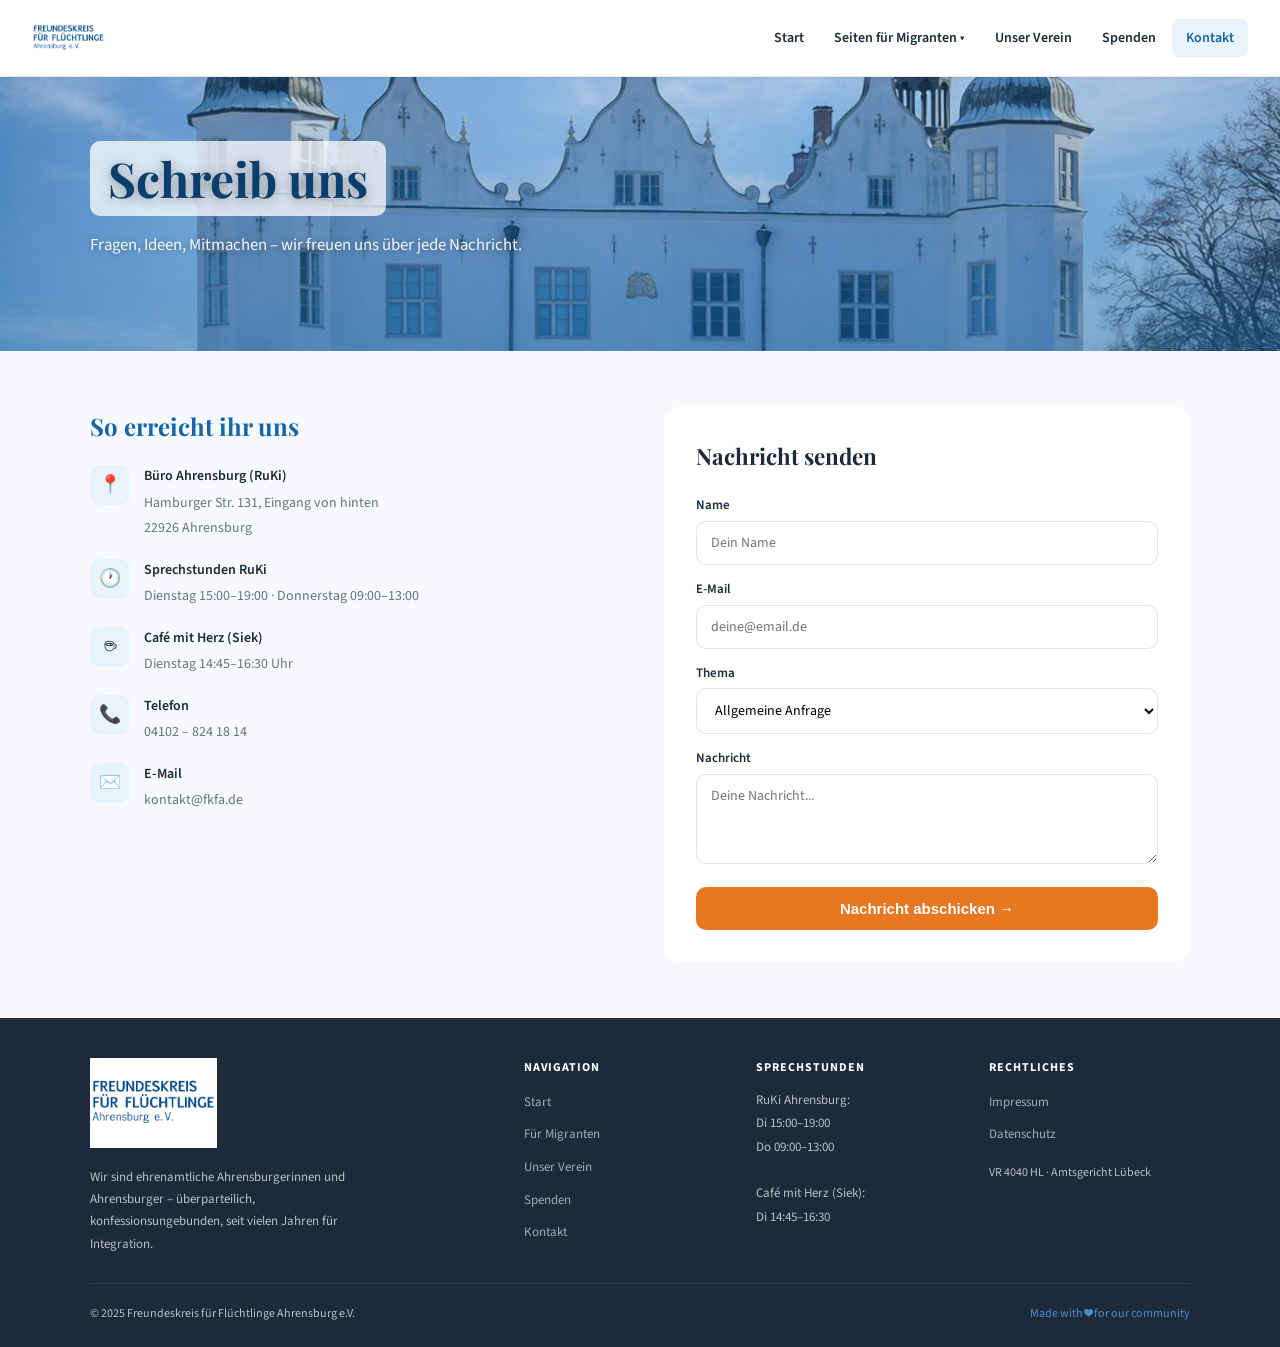
<file: kontakt.html>
<!DOCTYPE html>
<html lang="de">
<head>
<meta charset="UTF-8">
<meta name="viewport" content="width=device-width, initial-scale=1.0">
<title>Kontakt – Freundeskreis für Flüchtlinge Ahrensburg e.V.</title>
<link rel="stylesheet" href="style.css">
<style>
.alert { padding:16px 24px; border-radius:12px; margin:24px 32px; font-size:15px; font-weight:600; display:none; }
.alert.success { background:#d8f3dc; color:#2d6a4f; border:1px solid #52b788; display:block; }
.alert.error   { background:#fce4ec; color:#9b2335; border:1px solid #e76f51; display:block; }
</style>
</head>
<body>
<nav>
  <a href="index.html" class="nav-logo"><img src="[data-uri]" alt="FKFA Logo"></a>
  <ul class="nav-links">
    <li><a href="index.html">Start</a></li>
    <li>
      <a href="migranten.html">Seiten für Migranten ▾</a>
      <div class="dropdown">
        <a href="persisch.html">🇮🇷 Persisch (فارسی)</a>
        <a href="arabisch.html">🇸🇾 Arabisch (العربية)</a>
        <a href="ukrainisch.html">🇺🇦 Ukrainisch (Укр.)</a>
      </div>
    </li>
    <li><a href="verein.html">Unser Verein</a></li>
    <li><a href="spenden.html">Spenden</a></li>
    <li><a href="kontakt.html" class="active" class="nav-cta">Kontakt</a></li>
  </ul>
  <button class="nav-toggle" id="navToggle" aria-label="Menü">
    <span></span><span></span><span></span>
  </button>
</nav>

<div class="hero hero-sm">
  <div class="hero-inner">
    <h1>Schreib <span>uns</span></h1>
    <p>Fragen, Ideen, Mitmachen – wir freuen uns über jede Nachricht.</p>
  </div>
</div>
<section style="background:var(--sand);">
  <div class="container">
    <div class="contact-grid">
      <div class="contact-info">
        <h3>So erreicht ihr uns</h3>
        <div class="contact-detail">
          <div class="icon">📍</div>
          <div class="text"><strong>Büro Ahrensburg (RuKi)</strong><span>Hamburger Str. 131, Eingang von hinten<br>22926 Ahrensburg</span></div>
        </div>
        <div class="contact-detail">
          <div class="icon">🕐</div>
          <div class="text"><strong>Sprechstunden RuKi</strong><span>Dienstag 15:00–19:00 · Donnerstag 09:00–13:00</span></div>
        </div>
        <div class="contact-detail">
          <div class="icon">☕</div>
          <div class="text"><strong>Café mit Herz (Siek)</strong><span>Dienstag 14:45–16:30 Uhr</span></div>
        </div>
        <div class="contact-detail">
          <div class="icon">📞</div>
          <div class="text"><strong>Telefon</strong><span>04102 – 824 18 14</span></div>
        </div>
        <div class="contact-detail">
          <div class="icon">✉️</div>
          <div class="text"><strong>E-Mail</strong><span>kontakt@fkfa.de</span></div>
        </div>
      </div>
      <div class="contact-form">
        <h3>Nachricht senden</h3>
        <div id="alert-success" class="alert success" style="display:none;">✓ Deine Nachricht wurde erfolgreich gesendet! Wir melden uns bald.</div>
        <div id="alert-error" class="alert error" style="display:none;"></div>
        <form action="kontakt-senden.php" method="POST">
        <div class="form-group"><label>Name</label><input type="text" name="name" placeholder="Dein Name" required></div>
        <div class="form-group"><label>E-Mail</label><input type="email" name="email" placeholder="deine@email.de" required></div>
        <div class="form-group"><label>Thema</label>
          <select name="thema">
            <option>Allgemeine Anfrage</option>
            <option>Mitmachen / Ehrenamt</option>
            <option>Mitgliedschaft</option>
            <option>Spende / Spendenquittung</option>
            <option>Hilfe & Beratung</option>
          </select>
        </div>
        <div class="form-group"><label>Nachricht</label><textarea name="nachricht" placeholder="Deine Nachricht..." required></textarea></div>
        <button type="submit" class="btn-primary" style="width:100%">Nachricht abschicken →</button>
        </form>
      </div>
    </div>
  </div>
</section>

<footer>
  <div class="footer-grid">
    <div class="footer-brand">
      <div class="footer-logo"><img src="[data-uri]" alt="FKFA"></div>
      <p>Wir sind ehrenamtliche Ahrensburgerinnen und Ahrensburger – überparteilich, konfessionsungebunden, seit vielen Jahren für Integration.</p>
    </div>
    <div>
      <h4>Navigation</h4>
      <ul>
        <li><a href="index.html">Start</a></li>
        <li><a href="migranten.html">Für Migranten</a></li>
        <li><a href="verein.html">Unser Verein</a></li>
        <li><a href="spenden.html">Spenden</a></li>
        <li><a href="kontakt.html">Kontakt</a></li>
      </ul>
    </div>
    <div class="footer-sprechstunden">
      <h4>Sprechstunden</h4>
      <p>RuKi Ahrensburg:<br>Di 15:00–19:00<br>Do 09:00–13:00<br><br>Café mit Herz (Siek):<br>Di 14:45–16:30</p>
    </div>
    <div>
      <h4>Rechtliches</h4>
      <ul>
        <li><a href="impressum.html">Impressum</a></li>
        <li><a href="datenschutz.html">Datenschutz</a></li>
      </ul>
      <div style="margin-top:16px;font-size:12px;">VR 4040 HL · Amtsgericht Lübeck</div>
    </div>
  </div>
  <div class="footer-bottom">
    <span>© 2025 Freundeskreis für Flüchtlinge Ahrensburg e.V.</span>
    <span style="color:var(--green-light)">Made with ❤ for our community</span>
  </div>
</footer>
<script>
const params = new URLSearchParams(window.location.search);
if (params.get('erfolg') === '1') {
  document.getElementById('alert-success').style.display = 'block';
  window.history.replaceState({}, '', 'kontakt.html');
}
const fehler = params.get('fehler');
if (fehler) {
  const el = document.getElementById('alert-error');
  el.style.display = 'block';
  el.textContent = fehler.split('|').join(' · ');
  window.history.replaceState({}, '', 'kontakt.html');
}
</script>
<script>
const toggle = document.getElementById('navToggle');
const links  = document.querySelector('.nav-links');
toggle.addEventListener('click', () => {
  toggle.classList.toggle('open');
  links.classList.toggle('open');
});
document.querySelectorAll('.nav-links > li > a').forEach(a => {
  a.addEventListener('click', function(e) {
    const li = this.parentElement;
    if (li.querySelector('.dropdown') && window.innerWidth <= 900) {
      e.preventDefault();
      li.classList.toggle('open');
    }
  });
});
</script>
</body>
</html>
</file>
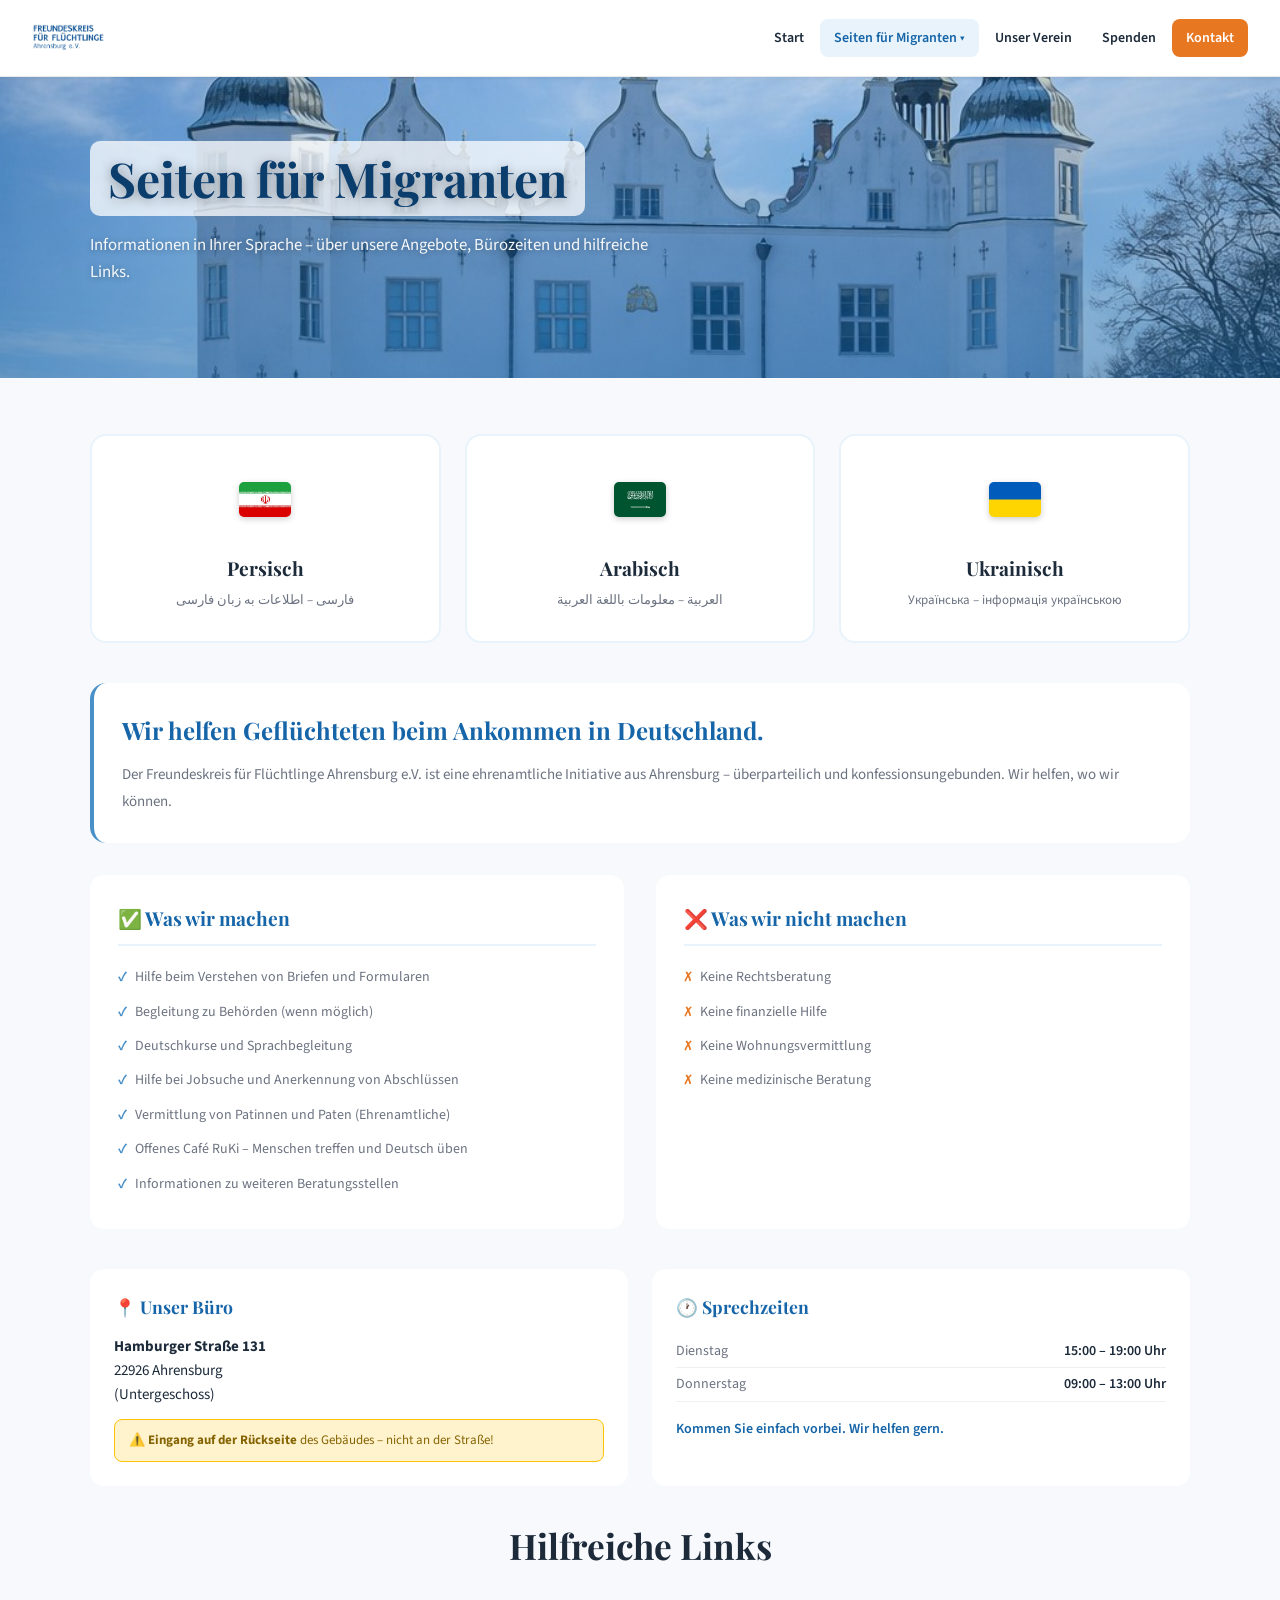
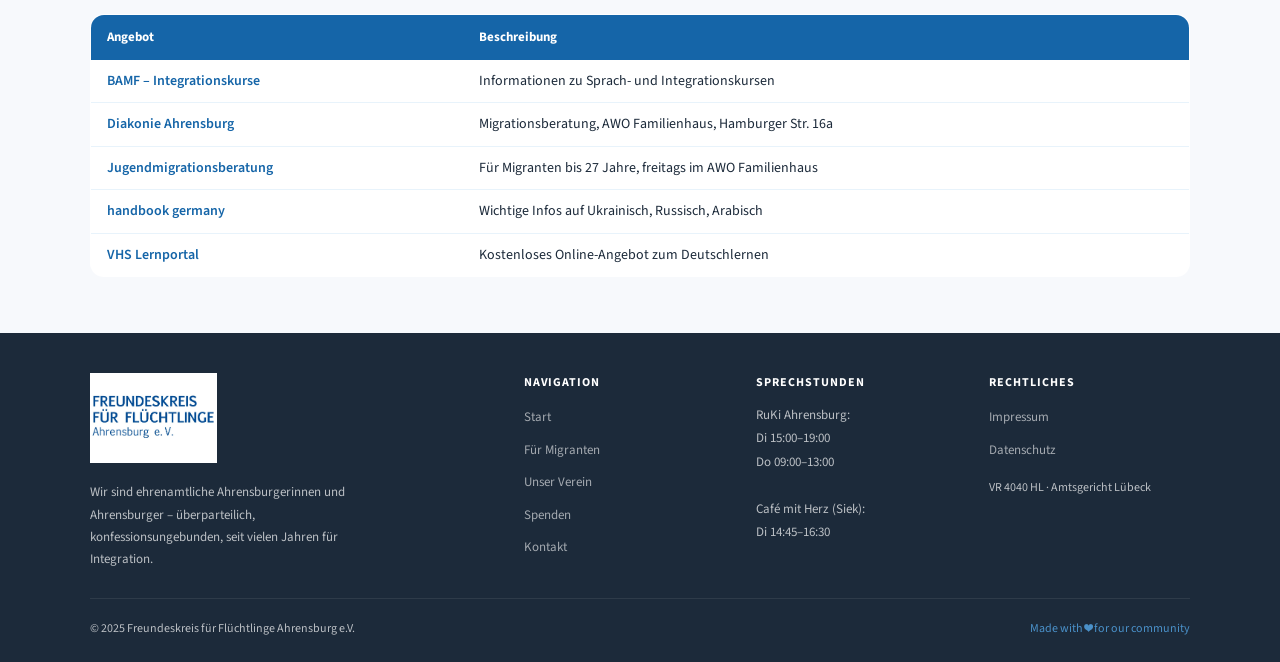
<file: migranten.html>
<!DOCTYPE html>
<html lang="de">
<head>
<meta charset="UTF-8">
<meta name="viewport" content="width=device-width, initial-scale=1.0">
<title>Seiten für Migranten – Freundeskreis für Flüchtlinge Ahrensburg e.V.</title>
<link rel="stylesheet" href="style.css">
</head>
<body>
<nav>
  <a href="index.html" class="nav-logo"><img src="[data-uri]" alt="FKFA Logo"></a>
  <ul class="nav-links">
    <li><a href="index.html">Start</a></li>
    <li>
      <a href="migranten.html" class="active">Seiten für Migranten ▾</a>
      <div class="dropdown">
        <a href="persisch.html">🇮🇷 Persisch (فارسی)</a>
        <a href="arabisch.html">🇸🇾 Arabisch (العربية)</a>
        <a href="ukrainisch.html">🇺🇦 Ukrainisch (Укр.)</a>
      </div>
    </li>
    <li><a href="verein.html">Unser Verein</a></li>
    <li><a href="spenden.html">Spenden</a></li>
    <li><a href="kontakt.html" class="nav-cta">Kontakt</a></li>
  </ul>
  <button class="nav-toggle" id="navToggle" aria-label="Menü">
    <span></span><span></span><span></span>
  </button>
</nav>

<div class="hero hero-sm">
  <div class="hero-inner">
    <h1>Seiten für <span>Migranten</span></h1>
    <p>Informationen in Ihrer Sprache – über unsere Angebote, Bürozeiten und hilfreiche Links.</p>
  </div>
</div>
<section style="background:var(--sand);">
  <div class="container">
    <div class="migrant-lang-grid">
      <a href="persisch.html" class="migrant-lang-card">
        <span class="flag"><img src="[data-uri]" alt="Iran" style="width:52px;height:35px;object-fit:cover;border-radius:5px;box-shadow:0 2px 6px rgba(0,0,0,.2)"></span><h3>Persisch</h3><span class="native">فارسی – اطلاعات به زبان فارسی</span>
      </a>
      <a href="arabisch.html" class="migrant-lang-card">
        <span class="flag"><img src="[data-uri]" alt="Arabisch" style="width:52px;height:35px;object-fit:cover;border-radius:5px;box-shadow:0 2px 6px rgba(0,0,0,.2)"></span><h3>Arabisch</h3><span class="native">العربية – معلومات باللغة العربية</span>
      </a>
      <a href="ukrainisch.html" class="migrant-lang-card">
        <span class="flag"><img src="[data-uri]" alt="Ukraine" style="width:52px;height:35px;object-fit:cover;border-radius:5px;box-shadow:0 2px 6px rgba(0,0,0,.2)"></span><h3>Ukrainisch</h3><span class="native">Українська – інформація українською</span>
      </a>
    </div>
    <!-- Intro -->
    <div style="background:white;border-radius:16px;padding:28px;margin-bottom:32px;border-left:4px solid var(--green-light);">
      <h2 style="font-family:'Playfair Display',serif;color:var(--green);margin-bottom:12px;">Wir helfen Geflüchteten beim Ankommen in Deutschland.</h2>
      <p style="color:var(--muted);font-size:15px;line-height:1.8;">Der Freundeskreis für Flüchtlinge Ahrensburg e.V. ist eine ehrenamtliche Initiative aus Ahrensburg – überparteilich und konfessionsungebunden. Wir helfen, wo wir können.</p>
    </div>

    <div class="info-blocks">
      <div class="info-block">
        <h3>✅ Was wir machen</h3>
        <ul>
          <li>Hilfe beim Verstehen von Briefen und Formularen</li>
          <li>Begleitung zu Behörden (wenn möglich)</li>
          <li>Deutschkurse und Sprachbegleitung</li>
          <li>Hilfe bei Jobsuche und Anerkennung von Abschlüssen</li>
          <li>Vermittlung von Patinnen und Paten (Ehrenamtliche)</li>
          <li>Offenes Café RuKi – Menschen treffen und Deutsch üben</li>
          <li>Informationen zu weiteren Beratungsstellen</li>
        </ul>
      </div>
      <div class="info-block no">
        <h3>❌ Was wir nicht machen</h3>
        <ul>
          <li>Keine Rechtsberatung</li>
          <li>Keine finanzielle Hilfe</li>
          <li>Keine Wohnungsvermittlung</li>
          <li>Keine medizinische Beratung</li>
        </ul>
      </div>
    </div>

    <!-- Büro & Sprechzeiten -->
    <div class="buero-grid">
      <div style="background:white;border-radius:14px;padding:24px;">
        <h3 style="font-family:'Playfair Display',serif;color:var(--green);margin-bottom:14px;font-size:1.1rem;">📍 Unser Büro</h3>
        <p style="font-size:15px;margin-bottom:8px;"><strong>Hamburger Straße 131</strong><br>22926 Ahrensburg<br>(Untergeschoss)</p>
        <div style="background:#fff3cd;border:1px solid #ffc107;border-radius:8px;padding:10px 14px;font-size:13px;color:#856404;margin-top:12px;">
          ⚠️ <strong>Eingang auf der Rückseite</strong> des Gebäudes – nicht an der Straße!
        </div>
      </div>
      <div style="background:white;border-radius:14px;padding:24px;">
        <h3 style="font-family:'Playfair Display',serif;color:var(--green);margin-bottom:14px;font-size:1.1rem;">🕐 Sprechzeiten</h3>
        <div class="hours-row"><span class="day">Dienstag</span><span class="time">15:00 – 19:00 Uhr</span></div>
        <div class="hours-row"><span class="day">Donnerstag</span><span class="time">09:00 – 13:00 Uhr</span></div>
        <p style="margin-top:16px;font-size:14px;color:var(--green);font-weight:600;">Kommen Sie einfach vorbei. Wir helfen gern.</p>
      </div>
    </div>

    <div class="section-header" style="margin-top:8px;">
      <h2>Hilfreiche Links</h2>
    </div>
    <table class="links-table">
      <thead><tr><th>Angebot</th><th>Beschreibung</th></tr></thead>
      <tbody>
        <tr><td><a href="https://www.bamf.de">BAMF – Integrationskurse</a></td><td>Informationen zu Sprach- und Integrationskursen</td></tr>
        <tr><td><a href="https://www.diakonie-ps.de/angebot/?uid=13589" target="_blank">Diakonie Ahrensburg</a></td><td>Migrationsberatung, AWO Familienhaus, Hamburger Str. 16a</td></tr>
        <tr><td><a href="https://www.diakonie-ps.de/migrationsberatung/" target="_blank">Jugendmigrationsberatung</a></td><td>Für Migranten bis 27 Jahre, freitags im AWO Familienhaus</td></tr>
        <tr><td><a href="https://handbookgermany.de">handbook germany</a></td><td>Wichtige Infos auf Ukrainisch, Russisch, Arabisch</td></tr>
        <tr><td><a href="https://www.vhs-lernportal.de">VHS Lernportal</a></td><td>Kostenloses Online-Angebot zum Deutschlernen</td></tr>
      </tbody>
    </table>
  </div>
</section>

<footer>
  <div class="footer-grid">
    <div class="footer-brand">
      <div class="footer-logo"><img src="[data-uri]" alt="FKFA"></div>
      <p>Wir sind ehrenamtliche Ahrensburgerinnen und Ahrensburger – überparteilich, konfessionsungebunden, seit vielen Jahren für Integration.</p>
    </div>
    <div>
      <h4>Navigation</h4>
      <ul>
        <li><a href="index.html">Start</a></li>
        <li><a href="migranten.html">Für Migranten</a></li>
        <li><a href="verein.html">Unser Verein</a></li>
        <li><a href="spenden.html">Spenden</a></li>
        <li><a href="kontakt.html">Kontakt</a></li>
      </ul>
    </div>
    <div class="footer-sprechstunden">
      <h4>Sprechstunden</h4>
      <p>RuKi Ahrensburg:<br>Di 15:00–19:00<br>Do 09:00–13:00<br><br>Café mit Herz (Siek):<br>Di 14:45–16:30</p>
    </div>
    <div>
      <h4>Rechtliches</h4>
      <ul>
        <li><a href="impressum.html">Impressum</a></li>
        <li><a href="datenschutz.html">Datenschutz</a></li>
      </ul>
      <div style="margin-top:16px;font-size:12px;">VR 4040 HL · Amtsgericht Lübeck</div>
    </div>
  </div>
  <div class="footer-bottom">
    <span>© 2025 Freundeskreis für Flüchtlinge Ahrensburg e.V.</span>
    <span style="color:var(--green-light)">Made with ❤ for our community</span>
  </div>
</footer>
<script>
const toggle = document.getElementById('navToggle');
const links  = document.querySelector('.nav-links');
toggle.addEventListener('click', () => {
  toggle.classList.toggle('open');
  links.classList.toggle('open');
});
document.querySelectorAll('.nav-links > li > a').forEach(a => {
  a.addEventListener('click', function(e) {
    const li = this.parentElement;
    if (li.querySelector('.dropdown') && window.innerWidth <= 900) {
      e.preventDefault();
      li.classList.toggle('open');
    }
  });
});
</script>
</body>
</html>
</file>
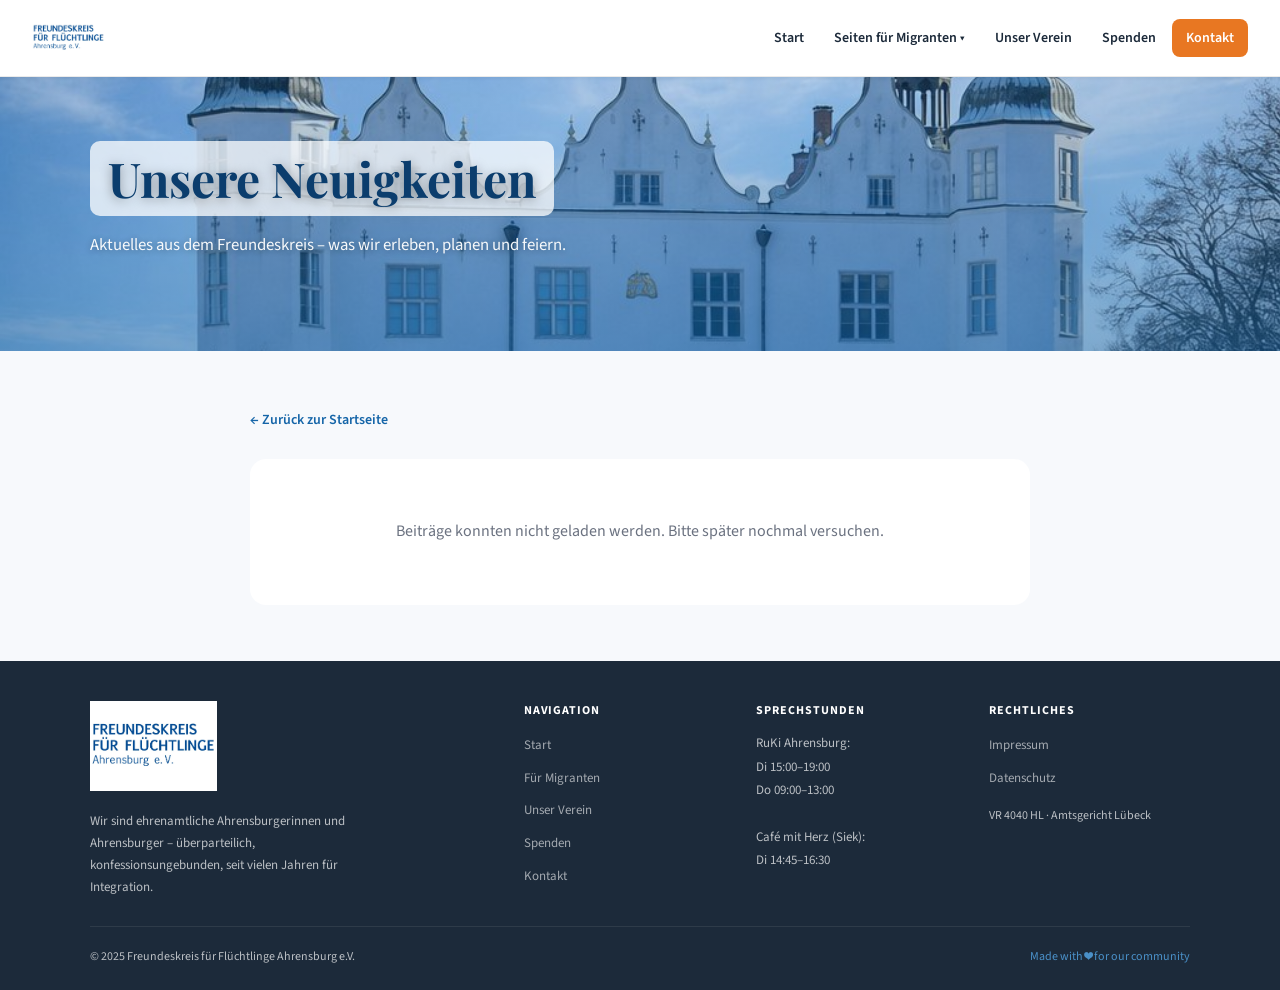
<file: news.html>
<!DOCTYPE html>
<html lang="de">
<head>
<meta charset="UTF-8">
<meta name="viewport" content="width=device-width, initial-scale=1.0">
<title>Neuigkeiten – Freundeskreis für Flüchtlinge Ahrensburg e.V.</title>
<link rel="stylesheet" href="style.css">
<style>
.news-article { background:white; border-radius:16px; overflow:hidden; box-shadow:0 2px 8px rgba(0,0,0,.05); border:1px solid rgba(0,0,0,.04); margin-bottom:32px; scroll-margin-top:90px; }
.news-article-header { padding:28px 32px 0; }
.news-article-header .news-date { font-size:12px; color:var(--muted); text-transform:uppercase; letter-spacing:.07em; font-weight:600; margin-bottom:8px; }
.news-article-header h2 { font-family:'Playfair Display',serif; font-size:1.5rem; color:var(--text); margin-bottom:12px; }
.news-article-img { width:100%; max-height:280px; object-fit:cover; display:block; }
.news-article-img-placeholder { height:180px; display:flex; align-items:center; justify-content:center; font-size:56px; margin:20px 32px; border-radius:12px; background:linear-gradient(135deg,var(--green-pale),var(--green-light)); }
.news-article-body { padding:20px 32px 28px; }
.news-article-body p { color:var(--muted); line-height:1.75; margin-bottom:14px; font-size:15px; }
.news-article-body h1,.news-article-body h2,.news-article-body h3 { font-family:'Playfair Display',serif; color:var(--text); margin:20px 0 10px; }
.news-article-body ul { padding-left:20px; margin-bottom:14px; }
.news-article-body ul li { color:var(--muted); font-size:15px; line-height:1.7; margin-bottom:4px; }
.news-tag { display:inline-block; background:var(--green-pale); color:var(--green); padding:3px 10px; border-radius:20px; font-size:11px; font-weight:700; letter-spacing:.06em; text-transform:uppercase; margin-bottom:10px; }
.back-link { display:inline-flex; align-items:center; gap:6px; color:var(--green); text-decoration:none; font-weight:600; font-size:14px; margin-bottom:28px; }
.back-link:hover { text-decoration:underline; }
.loading { text-align:center; padding:60px 20px; color:var(--muted); }
.loading-spinner { width:40px; height:40px; border:3px solid var(--green-pale); border-top-color:var(--green); border-radius:50%; animation:spin 0.8s linear infinite; margin:0 auto 16px; }
@keyframes spin { to { transform:rotate(360deg); } }
.no-posts { text-align:center; padding:60px 20px; color:var(--muted); background:white; border-radius:16px; }
@media (max-width:600px) {
  .news-article-header { padding:20px 20px 0; }
  .news-article-img-placeholder { margin:16px 20px; height:140px; font-size:40px; }
  .news-article-body { padding:16px 20px 20px; }
}
</style>
</head>
<body>

<nav>
  <a href="index.html" class="nav-logo"><img src="[data-uri]" alt="FKFA Logo"></a>
  <ul class="nav-links">
    <li><a href="index.html">Start</a></li>
    <li>
      <a href="migranten.html">Seiten für Migranten ▾</a>
      <div class="dropdown">
        <a href="persisch.html">🇮🇷 Persisch (فارسی)</a>
        <a href="arabisch.html">🇸🇾 Arabisch (العربية)</a>
        <a href="ukrainisch.html">🇺🇦 Ukrainisch (Укр.)</a>
      </div>
    </li>
    <li><a href="verein.html">Unser Verein</a></li>
    <li><a href="spenden.html">Spenden</a></li>
    <li><a href="kontakt.html" class="nav-cta">Kontakt</a></li>
  </ul>
  <button class="nav-toggle" id="navToggle" aria-label="Menü">
    <span></span><span></span><span></span>
  </button>
</nav>

<div class="hero hero-sm">
  <div class="hero-inner">
    <h1>Unsere <span>Neuigkeiten</span></h1>
    <p>Aktuelles aus dem Freundeskreis – was wir erleben, planen und feiern.</p>
  </div>
</div>

<section style="background:var(--sand);">
  <div class="container" style="max-width:780px;">
    <a href="index.html" class="back-link">← Zurück zur Startseite</a>
    <div id="news-container">
      <div class="loading">
        <div class="loading-spinner"></div>
        <p>Beiträge werden geladen…</p>
      </div>
    </div>
  </div>
</section>

<footer>
  <div class="footer-grid">
    <div class="footer-brand">
      <div class="footer-logo"><img src="[data-uri]" alt="FKFA"></div>
      <p>Wir sind ehrenamtliche Ahrensburgerinnen und Ahrensburger – überparteilich, konfessionsungebunden, seit vielen Jahren für Integration.</p>
    </div>
    <div>
      <h4>Navigation</h4>
      <ul>
        <li><a href="index.html">Start</a></li>
        <li><a href="migranten.html">Für Migranten</a></li>
        <li><a href="verein.html">Unser Verein</a></li>
        <li><a href="spenden.html">Spenden</a></li>
        <li><a href="kontakt.html">Kontakt</a></li>
      </ul>
    </div>
    <div class="footer-sprechstunden">
      <h4>Sprechstunden</h4>
      <p>RuKi Ahrensburg:<br>Di 15:00–19:00<br>Do 09:00–13:00<br><br>Café mit Herz (Siek):<br>Di 14:45–16:30</p>
    </div>
    <div>
      <h4>Rechtliches</h4>
      <ul>
        <li><a href="impressum.html">Impressum</a></li>
        <li><a href="datenschutz.html">Datenschutz</a></li>
      </ul>
      <div style="margin-top:16px;font-size:12px;">VR 4040 HL · Amtsgericht Lübeck</div>
    </div>
  </div>
  <div class="footer-bottom">
    <span>© 2025 Freundeskreis für Flüchtlinge Ahrensburg e.V.</span>
    <span style="color:var(--green-light)">Made with ❤ for our community</span>
  </div>
</footer>

<script>
// ── Markdown-Parser (minimalistisch) ────────────────────────────────────────
function parseMarkdown(md) {
  return md
    .replace(/^### (.+)$/gm, '<h3>$1</h3>')
    .replace(/^## (.+)$/gm, '<h2>$1</h2>')
    .replace(/^# (.+)$/gm, '<h1>$1</h1>')
    .replace(/\*\*(.+?)\*\*/g, '<strong>$1</strong>')
    .replace(/\*(.+?)\*/g, '<em>$1</em>')
    .replace(/^\- (.+)$/gm, '<li>$1</li>')
    .replace(/(<li>.*<\/li>)/gs, '<ul>$1</ul>')
    .replace(/\[(.+?)\]\((.+?)\)/g, '<a href="$2">$1</a>')
    .split(/\n\n+/)
    .map(p => p.trim())
    .filter(p => p && !p.startsWith('<h') && !p.startsWith('<ul'))
    .map(p => '<p>' + p.replace(/\n/g, ' ') + '</p>')
    .join('') +
    md.match(/^#(1, 3) .+$/gm)?.map(() => '').join('') || '';
}

function parseFrontmatter(text) {
  const match = text.match(/^---\n([\s\S]*?)\n---\n([\s\S]*)$/);
  if (!match) return { meta: {}, body: text };
  const meta = {};
  match[1].split('\n').forEach(line => {
    const [k, ...v] = line.split(':');
    if (k && v.length) meta[k.trim()] = v.join(':').trim().replace(/^["']|["']$/g, '');
  });
  return { meta, body: match[2].trim() };
}

function formatDate(dateStr) {
  if (!dateStr) return '';
  const d = new Date(dateStr);
  return d.toLocaleDateString('de-DE', { year: 'numeric', month: 'long' });
}

function renderArticle(meta, body, slug) {
  const bildHtml = meta.bild
    ? `<img class="news-article-img" src="${meta.bild}" alt="${meta.title || ''}">`
    : `<div class="news-article-img-placeholder">📰</div>`;

  function extractYouTubeId(url) {
    const m = url.match(/(?:youtube\.com\/watch\?v=|youtu\.be\/)([a-zA-Z0-9_-]{11})/);
    return m ? m[1] : null;
  }

  const bodyHtml = body
    .split('\n\n')
    .map(p => {
      p = p.trim();
      if (!p) return '';
      if (p.startsWith('#')) return p.replace(/^#+\s+/, h => `<h${h.trim().length}>`).replace(/$/, `</h${p.match(/^#+/)[0].length}>`);
      if (p.startsWith('- ')) return '<ul>' + p.split('\n').map(l => `<li>${l.replace(/^- /, '')}</li>`).join('') + '</ul>';
      // YouTube-Link als eingebettetes Video
      const ytMatch = p.match(/https?:\/\/(?:www\.)?(?:youtube\.com\/watch\?v=|youtu\.be\/)([a-zA-Z0-9_-]{11})[^\s]*/);
      if (ytMatch) {
        const videoId = ytMatch[1];
        return `<div style="position:relative;padding-bottom:56.25%;height:0;overflow:hidden;border-radius:10px;margin:16px 0;">
          <iframe src="https://www.youtube.com/embed/${videoId}" 
            style="position:absolute;top:0;left:0;width:100%;height:100%;border:0;" 
            allowfullscreen loading="lazy" title="YouTube Video"></iframe>
        </div>`;
      }
      return `<p>${p.replace(/\n/g, ' ').replace(/\*\*(.+?)\*\*/g, '<strong>$1</strong>').replace(/\*(.+?)\*/g, '<em>$1</em>')}</p>`;
    })
    .join('');

  return `
    <article class="news-article" id="${slug}">
      <div class="news-article-header">
        ${meta.kategorie ? `<div class="news-tag">${meta.kategorie}</div>` : ''}
        <div class="news-date">${formatDate(meta.date)}</div>
        <h2>${meta.title || 'Ohne Titel'}</h2>
      </div>
      ${bildHtml}
      <div class="news-article-body">${bodyHtml}</div>
    </article>`;
}

// ── Beiträge von GitHub laden ────────────────────────────────────────────────
const REPO = 'FKFA-Website-Admin/fkfa-website';
const FOLDER = '_neuigkeiten';
const API = `https://api.github.com/repos/${REPO}/contents/${FOLDER}`;

async function loadNews() {
  const container = document.getElementById('news-container');
  try {
    const res = await fetch(API, { headers: { 'Accept': 'application/vnd.github.v3+json' } });
    if (!res.ok) throw new Error('API Fehler');
    const files = await res.json();

    const mdFiles = files
      .filter(f => f.name.endsWith('.md'))
      .sort((a, b) => b.name.localeCompare(a.name)); // neueste zuerst

    if (mdFiles.length === 0) {
      container.innerHTML = '<div class="no-posts"><p>Noch keine Beiträge vorhanden.</p></div>';
      return;
    }

    const articles = await Promise.all(mdFiles.map(async f => {
      const r = await fetch(f.download_url);
      const text = await r.text();
      const { meta, body } = parseFrontmatter(text);
      const slug = f.name.replace('.md', '');
      return { meta, body, slug, date: meta.date || f.name };
    }));

    // nach Datum sortieren, neueste zuerst
    articles.sort((a, b) => b.date.localeCompare(a.date));

    container.innerHTML = articles.map(a => renderArticle(a.meta, a.body, a.slug)).join('');

    // Anchor-Sprung nach Laden
    if (window.location.hash) {
      try {
        const id = window.location.hash.slice(1);
        const el = document.getElementById(id);
        if (el) setTimeout(() => el.scrollIntoView({ behavior: 'smooth' }), 100);
      } catch(e) { /* ungültiger Anker – ignorieren */ }
    }

  } catch(e) {
    container.innerHTML = '<div class="no-posts"><p>Beiträge konnten nicht geladen werden. Bitte später nochmal versuchen.</p></div>';
    console.error(e);
  }
}

loadNews();

// ── Nav ──────────────────────────────────────────────────────────────────────
const toggle = document.getElementById('navToggle');
const links  = document.querySelector('.nav-links');
toggle.addEventListener('click', () => { toggle.classList.toggle('open'); links.classList.toggle('open'); });
document.querySelectorAll('.nav-links > li > a').forEach(a => {
  a.addEventListener('click', function(e) {
    const li = this.parentElement;
    if (li.querySelector('.dropdown') && window.innerWidth <= 900) { e.preventDefault(); li.classList.toggle('open'); }
  });
});
</script>
</body>
</html>
</file>
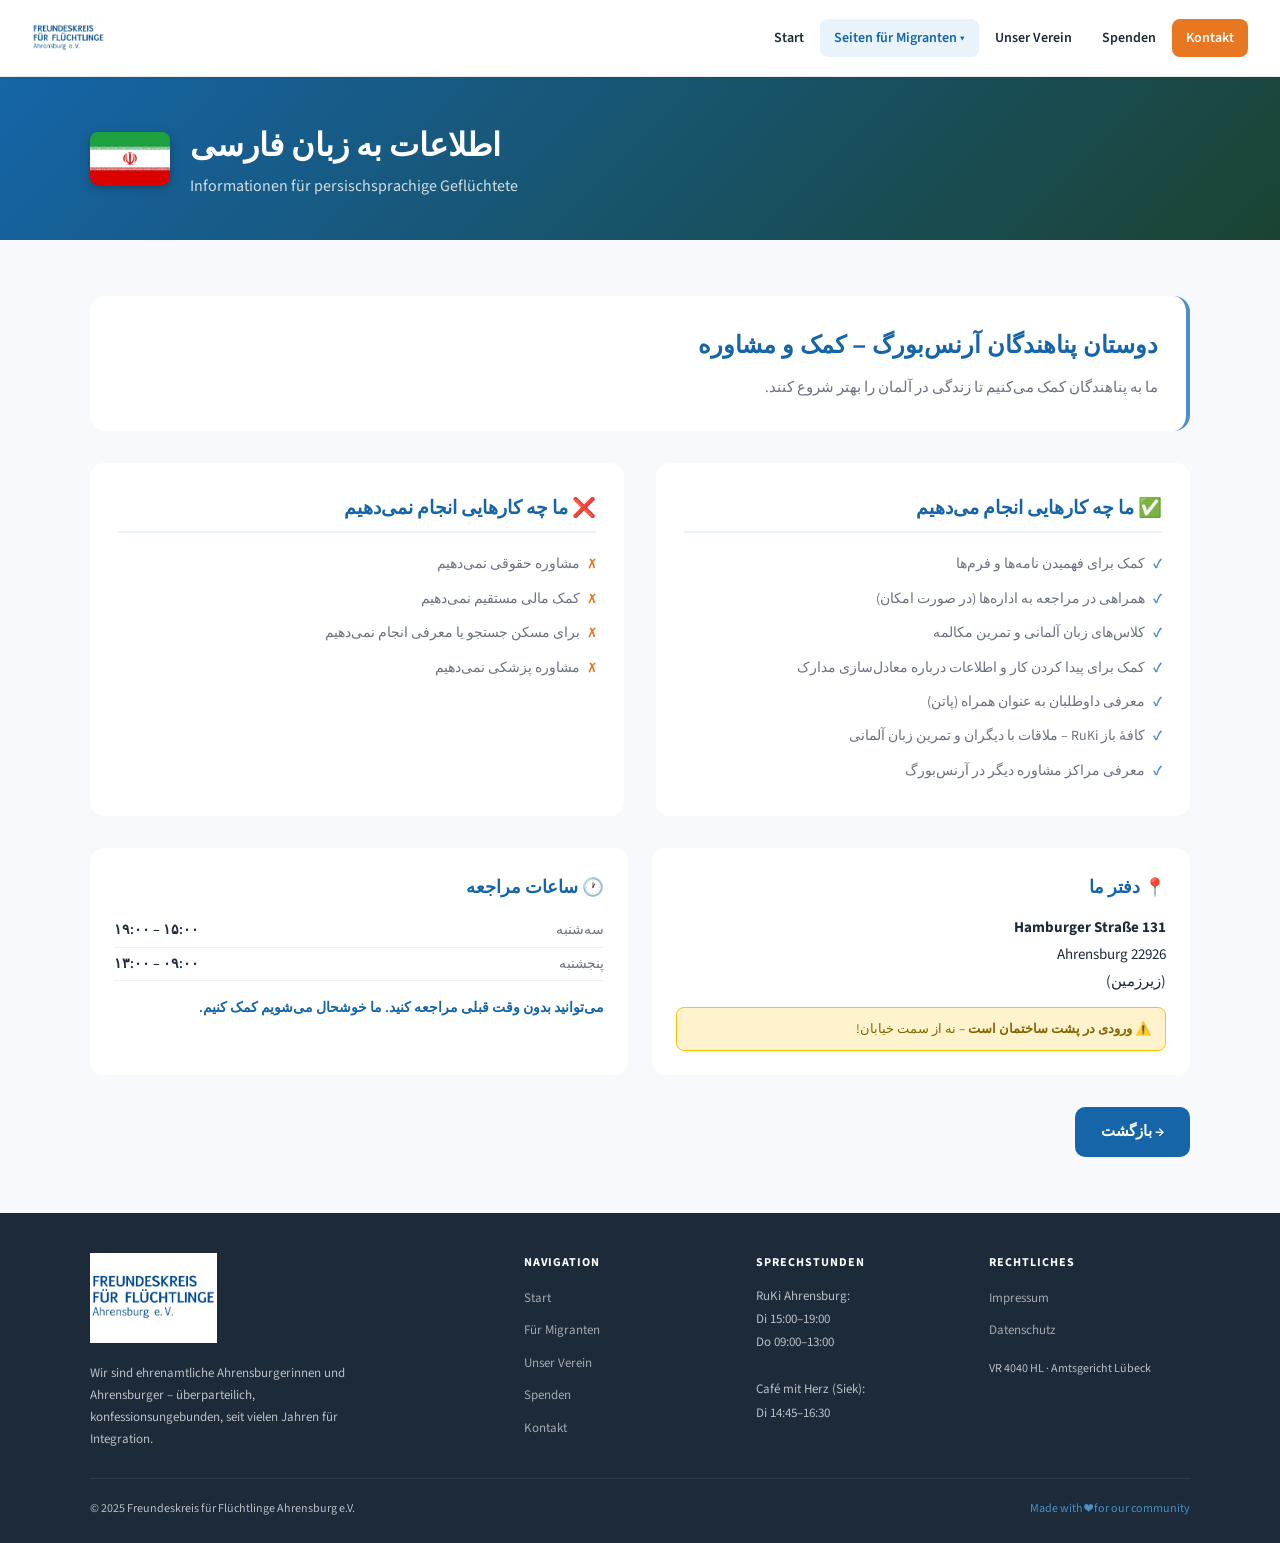
<file: persisch.html>
<!DOCTYPE html>
<html lang="de">
<head>
<meta charset="UTF-8">
<meta name="viewport" content="width=device-width, initial-scale=1.0">
<title>Persisch – Freundeskreis für Flüchtlinge Ahrensburg e.V.</title>
<link rel="stylesheet" href="style.css">
</head>
<body>
<nav>
  <a href="index.html" class="nav-logo"><img src="[data-uri]" alt="FKFA Logo"></a>
  <ul class="nav-links">
    <li><a href="index.html">Start</a></li>
    <li>
      <a href="migranten.html" class="active">Seiten für Migranten ▾</a>
      <div class="dropdown">
        <a href="persisch.html">🇮🇷 Persisch (فارسی)</a>
        <a href="arabisch.html">🇸🇾 Arabisch (العربية)</a>
        <a href="ukrainisch.html">🇺🇦 Ukrainisch (Укр.)</a>
      </div>
    </li>
    <li><a href="verein.html">Unser Verein</a></li>
    <li><a href="spenden.html">Spenden</a></li>
    <li><a href="kontakt.html" class="nav-cta">Kontakt</a></li>
  </ul>
  <button class="nav-toggle" id="navToggle" aria-label="Menü">
    <span></span><span></span><span></span>
  </button>
</nav>

<div class="lang-hero">
  <div class="lang-hero-inner">
    <img src="[data-uri]" alt="Iran Flagge" style="width:80px;height:53px;object-fit:cover;border-radius:8px;box-shadow:0 3px 10px rgba(0,0,0,.25)">
    <div><h1>اطلاعات به زبان فارسی</h1><p>Informationen für persischsprachige Geflüchtete</p></div>
  </div>
</div>
<section dir="rtl" style="background:var(--sand);">
  <div class="container">

    <!-- Intro -->
    <div style="background:white;border-radius:16px;padding:28px;margin-bottom:32px;border-right:4px solid var(--green-light);">
      <h2 style="font-family:'Playfair Display',serif;color:var(--green);margin-bottom:12px;">دوستان پناهندگان آرنس‌بورگ – کمک و مشاوره</h2>
      <p style="color:var(--muted);font-size:15px;line-height:1.9;">ما به پناهندگان کمک می‌کنیم تا زندگی در آلمان را بهتر شروع کنند.</p>
    </div>

    <!-- Was wir machen / nicht machen -->
    <div class="info-blocks" style="margin-bottom:32px;">
      <div class="info-block">
        <h3>✅ ما چه کارهایی انجام می‌دهیم</h3>
        <ul>
          <li>کمک برای فهمیدن نامه‌ها و فرم‌ها</li>
          <li>همراهی در مراجعه به اداره‌ها (در صورت امکان)</li>
          <li>کلاس‌های زبان آلمانی و تمرین مکالمه</li>
          <li>کمک برای پیدا کردن کار و اطلاعات درباره معادل‌سازی مدارک</li>
          <li>معرفی داوطلبان به عنوان همراه (پاتن)</li>
          <li>کافهٔ باز RuKi – ملاقات با دیگران و تمرین زبان آلمانی</li>
          <li>معرفی مراکز مشاوره دیگر در آرنس‌بورگ</li>
        </ul>
      </div>
      <div class="info-block no">
        <h3>❌ ما چه کارهایی انجام نمی‌دهیم</h3>
        <ul>
          <li>مشاوره حقوقی نمی‌دهیم</li>
          <li>کمک مالی مستقیم نمی‌دهیم</li>
          <li>برای مسکن جستجو یا معرفی انجام نمی‌دهیم</li>
          <li>مشاوره پزشکی نمی‌دهیم</li>
        </ul>
      </div>
    </div>

    <!-- Büro & Sprechzeiten -->
    <div class="buero-grid">
      <div style="background:white;border-radius:14px;padding:24px;">
        <h3 style="font-family:'Playfair Display',serif;color:var(--green);margin-bottom:14px;font-size:1.1rem;">📍 دفتر ما</h3>
        <p style="font-size:15px;margin-bottom:8px;line-height:1.8;"><strong>Hamburger Straße 131</strong><br>22926 Ahrensburg<br>(زیرزمین)</p>
        <div style="background:#fff3cd;border:1px solid #ffc107;border-radius:8px;padding:10px 14px;font-size:13px;color:#856404;margin-top:12px;line-height:1.7;">
          ⚠️ <strong>ورودی در پشت ساختمان است</strong> – نه از سمت خیابان!
        </div>
      </div>
      <div style="background:white;border-radius:14px;padding:24px;">
        <h3 style="font-family:'Playfair Display',serif;color:var(--green);margin-bottom:14px;font-size:1.1rem;">🕐 ساعات مراجعه</h3>
        <div class="hours-row"><span class="day">سه‌شنبه</span><span class="time">۱۵:۰۰ – ۱۹:۰۰</span></div>
        <div class="hours-row"><span class="day">پنجشنبه</span><span class="time">۰۹:۰۰ – ۱۳:۰۰</span></div>
        <p style="margin-top:16px;font-size:14px;color:var(--green);font-weight:600;line-height:1.7;">می‌توانید بدون وقت قبلی مراجعه کنید. ما خوشحال می‌شویم کمک کنیم.</p>
      </div>
    </div>

    <div style="margin-top:8px;text-align:right;">
      <a href="migranten.html" class="btn-green">→ بازگشت</a>
    </div>

  </div>
</section>

<footer>
  <div class="footer-grid">
    <div class="footer-brand">
      <div class="footer-logo"><img src="[data-uri]" alt="FKFA"></div>
      <p>Wir sind ehrenamtliche Ahrensburgerinnen und Ahrensburger – überparteilich, konfessionsungebunden, seit vielen Jahren für Integration.</p>
    </div>
    <div>
      <h4>Navigation</h4>
      <ul>
        <li><a href="index.html">Start</a></li>
        <li><a href="migranten.html">Für Migranten</a></li>
        <li><a href="verein.html">Unser Verein</a></li>
        <li><a href="spenden.html">Spenden</a></li>
        <li><a href="kontakt.html">Kontakt</a></li>
      </ul>
    </div>
    <div class="footer-sprechstunden">
      <h4>Sprechstunden</h4>
      <p>RuKi Ahrensburg:<br>Di 15:00–19:00<br>Do 09:00–13:00<br><br>Café mit Herz (Siek):<br>Di 14:45–16:30</p>
    </div>
    <div>
      <h4>Rechtliches</h4>
      <ul>
        <li><a href="impressum.html">Impressum</a></li>
        <li><a href="datenschutz.html">Datenschutz</a></li>
      </ul>
      <div style="margin-top:16px;font-size:12px;">VR 4040 HL · Amtsgericht Lübeck</div>
    </div>
  </div>
  <div class="footer-bottom">
    <span>© 2025 Freundeskreis für Flüchtlinge Ahrensburg e.V.</span>
    <span style="color:var(--green-light)">Made with ❤ for our community</span>
  </div>
</footer>
<script>
const toggle = document.getElementById('navToggle');
const links  = document.querySelector('.nav-links');
toggle.addEventListener('click', () => {
  toggle.classList.toggle('open');
  links.classList.toggle('open');
});
document.querySelectorAll('.nav-links > li > a').forEach(a => {
  a.addEventListener('click', function(e) {
    const li = this.parentElement;
    if (li.querySelector('.dropdown') && window.innerWidth <= 900) {
      e.preventDefault();
      li.classList.toggle('open');
    }
  });
});
</script>
</body>
</html>
</file>
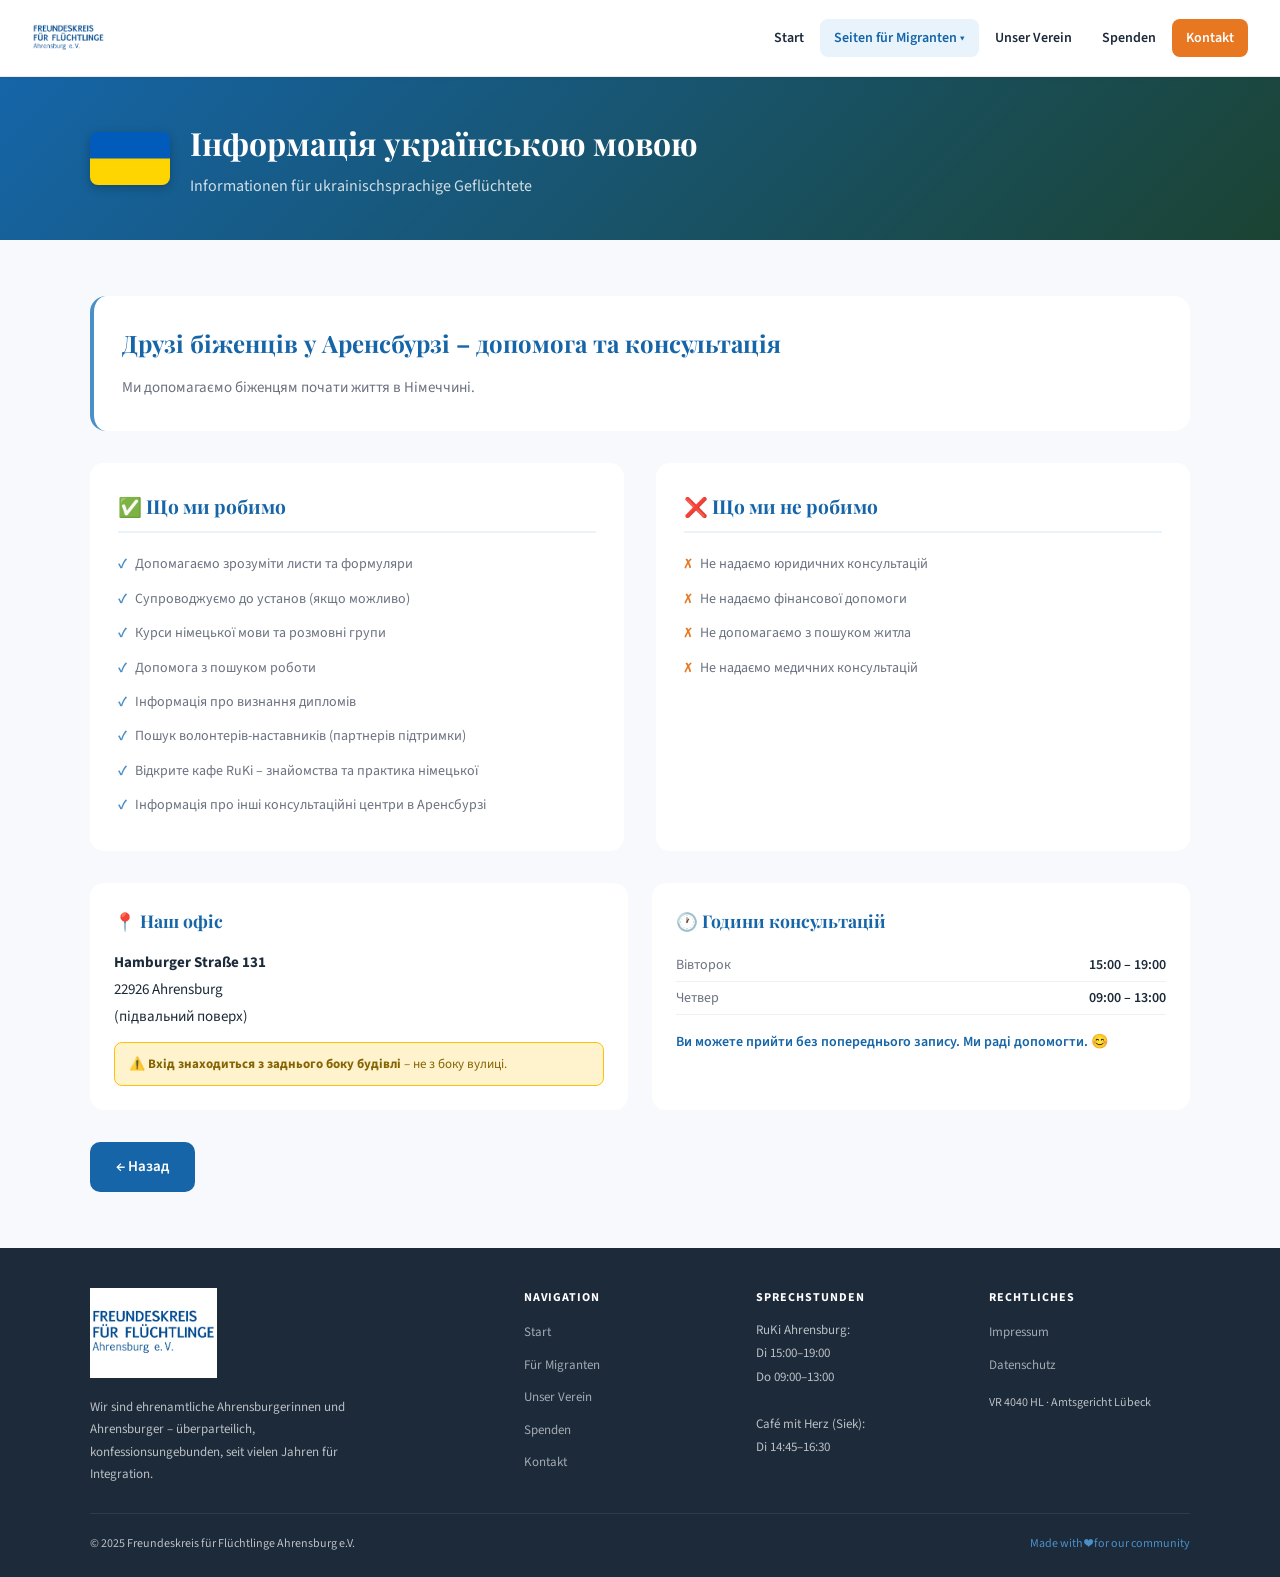
<file: ukrainisch.html>
<!DOCTYPE html>
<html lang="de">
<head>
<meta charset="UTF-8">
<meta name="viewport" content="width=device-width, initial-scale=1.0">
<title>Ukrainisch – Freundeskreis für Flüchtlinge Ahrensburg e.V.</title>
<link rel="stylesheet" href="style.css">
</head>
<body>
<nav>
  <a href="index.html" class="nav-logo"><img src="[data-uri]" alt="FKFA Logo"></a>
  <ul class="nav-links">
    <li><a href="index.html">Start</a></li>
    <li>
      <a href="migranten.html" class="active">Seiten für Migranten ▾</a>
      <div class="dropdown">
        <a href="persisch.html">🇮🇷 Persisch (فارسی)</a>
        <a href="arabisch.html">🇸🇾 Arabisch (العربية)</a>
        <a href="ukrainisch.html">🇺🇦 Ukrainisch (Укр.)</a>
      </div>
    </li>
    <li><a href="verein.html">Unser Verein</a></li>
    <li><a href="spenden.html">Spenden</a></li>
    <li><a href="kontakt.html" class="nav-cta">Kontakt</a></li>
  </ul>
  <button class="nav-toggle" id="navToggle" aria-label="Menü">
    <span></span><span></span><span></span>
  </button>
</nav>

<div class="lang-hero">
  <div class="lang-hero-inner">
    <img src="[data-uri]" alt="Ukraine Flagge" style="width:80px;height:53px;object-fit:cover;border-radius:8px;box-shadow:0 3px 10px rgba(0,0,0,.25)">
    <div><h1>Інформація українською мовою</h1><p>Informationen für ukrainischsprachige Geflüchtete</p></div>
  </div>
</div>
<section style="background:var(--sand);">
  <div class="container">

    <div style="background:white;border-radius:16px;padding:28px;margin-bottom:32px;border-left:4px solid var(--green-light);">
      <h2 style="font-family:'Playfair Display',serif;color:var(--green);margin-bottom:12px;">Друзі біженців у Аренсбурзі – допомога та консультація</h2>
      <p style="color:var(--muted);font-size:15px;line-height:1.9;">Ми допомагаємо біженцям почати життя в Німеччині.</p>
    </div>

    <div class="info-blocks" style="margin-bottom:32px;">
      <div class="info-block">
        <h3>✅ Що ми робимо</h3>
        <ul>
          <li>Допомагаємо зрозуміти листи та формуляри</li>
          <li>Супроводжуємо до установ (якщо можливо)</li>
          <li>Курси німецької мови та розмовні групи</li>
          <li>Допомога з пошуком роботи</li>
          <li>Інформація про визнання дипломів</li>
          <li>Пошук волонтерів-наставників (партнерів підтримки)</li>
          <li>Відкрите кафе RuKi – знайомства та практика німецької</li>
          <li>Інформація про інші консультаційні центри в Аренсбурзі</li>
        </ul>
      </div>
      <div class="info-block no">
        <h3>❌ Що ми не робимо</h3>
        <ul>
          <li>Не надаємо юридичних консультацій</li>
          <li>Не надаємо фінансової допомоги</li>
          <li>Не допомагаємо з пошуком житла</li>
          <li>Не надаємо медичних консультацій</li>
        </ul>
      </div>
    </div>

    <div class="buero-grid">
      <div style="background:white;border-radius:14px;padding:24px;">
        <h3 style="font-family:'Playfair Display',serif;color:var(--green);margin-bottom:14px;font-size:1.1rem;">📍 Наш офіс</h3>
        <p style="font-size:15px;margin-bottom:8px;line-height:1.8;"><strong>Hamburger Straße 131</strong><br>22926 Ahrensburg<br>(підвальний поверх)</p>
        <div style="background:#fff3cd;border:1px solid #ffc107;border-radius:8px;padding:10px 14px;font-size:13px;color:#856404;margin-top:12px;line-height:1.7;">
          ⚠️ <strong>Вхід знаходиться з заднього боку будівлі</strong> – не з боку вулиці.
        </div>
      </div>
      <div style="background:white;border-radius:14px;padding:24px;">
        <h3 style="font-family:'Playfair Display',serif;color:var(--green);margin-bottom:14px;font-size:1.1rem;">🕐 Години консультацій</h3>
        <div class="hours-row"><span class="day">Вівторок</span><span class="time">15:00 – 19:00</span></div>
        <div class="hours-row"><span class="day">Четвер</span><span class="time">09:00 – 13:00</span></div>
        <p style="margin-top:16px;font-size:14px;color:var(--green);font-weight:600;line-height:1.7;">Ви можете прийти без попереднього запису. Ми раді допомогти. 😊</p>
      </div>
    </div>

    <div style="margin-top:8px;">
      <a href="migranten.html" class="btn-green">← Назад</a>
    </div>

  </div>
</section>

<footer>
  <div class="footer-grid">
    <div class="footer-brand">
      <div class="footer-logo"><img src="[data-uri]" alt="FKFA"></div>
      <p>Wir sind ehrenamtliche Ahrensburgerinnen und Ahrensburger – überparteilich, konfessionsungebunden, seit vielen Jahren für Integration.</p>
    </div>
    <div>
      <h4>Navigation</h4>
      <ul>
        <li><a href="index.html">Start</a></li>
        <li><a href="migranten.html">Für Migranten</a></li>
        <li><a href="verein.html">Unser Verein</a></li>
        <li><a href="spenden.html">Spenden</a></li>
        <li><a href="kontakt.html">Kontakt</a></li>
      </ul>
    </div>
    <div class="footer-sprechstunden">
      <h4>Sprechstunden</h4>
      <p>RuKi Ahrensburg:<br>Di 15:00–19:00<br>Do 09:00–13:00<br><br>Café mit Herz (Siek):<br>Di 14:45–16:30</p>
    </div>
    <div>
      <h4>Rechtliches</h4>
      <ul>
        <li><a href="impressum.html">Impressum</a></li>
        <li><a href="datenschutz.html">Datenschutz</a></li>
      </ul>
      <div style="margin-top:16px;font-size:12px;">VR 4040 HL · Amtsgericht Lübeck</div>
    </div>
  </div>
  <div class="footer-bottom">
    <span>© 2025 Freundeskreis für Flüchtlinge Ahrensburg e.V.</span>
    <span style="color:var(--green-light)">Made with ❤ for our community</span>
  </div>
</footer>
<script>
const toggle = document.getElementById('navToggle');
const links  = document.querySelector('.nav-links');
toggle.addEventListener('click', () => {
  toggle.classList.toggle('open');
  links.classList.toggle('open');
});
document.querySelectorAll('.nav-links > li > a').forEach(a => {
  a.addEventListener('click', function(e) {
    const li = this.parentElement;
    if (li.querySelector('.dropdown') && window.innerWidth <= 900) {
      e.preventDefault();
      li.classList.toggle('open');
    }
  });
});
</script>
</body>
</html>
</file>
<file: style.css>
@import url('https://fonts.googleapis.com/css2?family=Playfair+Display:wght@400;700&family=Source+Sans+3:wght@300;400;600&display=swap');

:root {
  --green: #1565a8;
  --green-light: #4a90c8;
  --green-pale: #e8f3fb;
  --sand: #f7f9fc;
  --warm: #e87722;
  --text: #1c2a3a;
  --muted: #6b7280;
  --white: #ffffff;
}
* { margin:0; padding:0; box-sizing:border-box; }
body { font-family:'Source Sans 3',sans-serif; background:var(--sand); color:var(--text); line-height:1.6; }

/* NAV */
nav { background:white; padding:0 32px; display:flex; align-items:center; justify-content:space-between; border-bottom:1px solid rgba(0,0,0,0.08); box-shadow:0 1px 4px rgba(0,0,0,0.06); position:sticky; top:0; z-index:200; }
.nav-logo { padding:12px 0; text-decoration:none; display:flex; align-items:center; }
.nav-logo img { height:52px; width:auto; }
.nav-links { display:flex; gap:2px; list-style:none; align-items:center; }
.nav-links > li { position:relative; }
.nav-links > li > a { padding:8px 14px; text-decoration:none; color:var(--text); font-size:14px; font-weight:600; border-radius:8px; transition:all .2s; display:block; white-space:nowrap; }
.nav-links > li > a:hover, .nav-links > li > a.active { background:var(--green-pale); color:var(--green); }
.nav-links .dropdown { display:none; position:absolute; top:100%; left:0; background:white; border-radius:10px; box-shadow:0 8px 24px rgba(0,0,0,0.12); min-width:190px; padding:8px; z-index:300; }
.nav-links > li:hover .dropdown { display:block; }
.dropdown a { display:flex; align-items:center; gap:8px; padding:8px 12px; text-decoration:none; color:var(--text); font-size:14px; border-radius:8px; transition:background .15s; }
.dropdown a:hover { background:var(--green-pale); color:var(--green); }
.nav-cta { background:var(--warm)!important; color:white!important; border-radius:8px; }
.nav-cta:hover { background:#c85a3e!important; color:white!important; }

/* HERO */
.hero { background:url("[data-uri]") center center / cover no-repeat; padding:64px 32px; position:relative; overflow:hidden; }
.hero::before { content:''; position:absolute; inset:0; background:linear-gradient(to bottom, rgba(21,101,168,0.25) 0%, rgba(21,101,168,0.55) 100%); }
.hero-inner { max-width:1100px; margin:0 auto; position:relative; }
.hero h1 { font-family:'Playfair Display',serif; font-size:clamp(2rem,4vw,3rem); color:white; margin-bottom:16px; line-height:1.15; text-shadow: 0 2px 12px rgba(0,0,0,0.35); }
.hero h1 span { color:var(--green-light); }
.hero p { color:rgba(255,255,255,.95); font-size:1.05rem; max-width:560px; margin-bottom:28px; font-weight:400; text-shadow: 0 1px 6px rgba(0,0,0,0.3); }m; max-width:620px; margin-bottom:28px; font-weight:300; }
.hero-sm { padding:40px 32px; }

/* LANG FLAGS */
.lang-flags { display:flex; gap:12px; flex-wrap:wrap; margin-top:8px; }
.lang-flag-card { background:rgba(255,255,255,.1); border:1px solid rgba(255,255,255,.2); border-radius:14px; padding:14px 18px; text-decoration:none; display:flex; flex-direction:column; align-items:center; gap:8px; transition:all .2s; flex:1; min-width:100px; max-width:160px; }
.lang-flag-card:hover { background:rgba(255,255,255,.2); transform:translateY(-2px); }
.lang-flag-card .flag { font-size:28px; }
.lang-flag-card .flag img { width:48px; height:32px; object-fit:cover; border-radius:4px; box-shadow:0 2px 6px rgba(0,0,0,0.25); display:block; }
.lang-flag-card .lang-name { color:white; font-size:13px; font-weight:600; }
.lang-flag-card .lang-native { color:rgba(255,255,255,.7); font-size:11px; }

/* LAYOUT */
.container { max-width:1100px; margin:0 auto; }
section { padding:56px 32px; }
.section-header { text-align:center; margin-bottom:40px; }
.section-label { display:inline-block; background:var(--green-pale); color:var(--green); padding:4px 14px; border-radius:20px; font-size:12px; font-weight:700; letter-spacing:.08em; text-transform:uppercase; margin-bottom:10px; }
.section-header h2 { font-family:'Playfair Display',serif; font-size:clamp(1.6rem,3vw,2.2rem); margin-bottom:10px; }
.section-header p { color:var(--muted); max-width:580px; margin:0 auto; }

/* NEWS */
.news-grid { display:grid; grid-template-columns:repeat(auto-fit,minmax(300px,1fr)); gap:24px; }
.news-card { background:white; border-radius:16px; overflow:hidden; box-shadow:0 2px 8px rgba(0,0,0,.05); border:1px solid rgba(0,0,0,.04); transition:all .2s; }
.news-card:hover { transform:translateY(-3px); box-shadow:0 8px 24px rgba(0,0,0,.1); }
.news-card-header { height:72px; display:flex; align-items:center; padding:0 20px; gap:12px; position:relative; overflow:hidden; }
.news-card-header::after { content:''; position:absolute; right:-20px; top:0; bottom:0; width:80px; background:rgba(255,255,255,0.12); transform:skewX(-12deg); }
.news-cat-icon { width:36px; height:36px; background:rgba(255,255,255,0.22); border-radius:10px; display:flex; align-items:center; justify-content:center; font-size:18px; flex-shrink:0; }
.news-cat-label { font-size:11px; font-weight:800; letter-spacing:0.1em; text-transform:uppercase; color:rgba(255,255,255,0.75); display:block; margin-bottom:2px; }
.news-cat-title { font-size:14px; font-weight:700; color:white; line-height:1.2; }
.news-card-body { padding:20px; }
.news-date { font-size:11px; color:var(--muted); text-transform:uppercase; letter-spacing:.07em; font-weight:600; margin-bottom:6px; }
.news-card h3 { font-family:'Playfair Display',serif; font-size:1.1rem; margin-bottom:8px; }
.news-card p { font-size:14px; color:var(--muted); }
.news-card a.readmore { display:inline-block; margin-top:12px; font-size:13px; font-weight:600; color:var(--green); text-decoration:none; }

/* DONATE BANNER */
.donate-banner { background:linear-gradient(135deg,#e87722,#c05a0a); padding:48px 32px; text-align:center; color:white; }
.donate-banner h2 { font-family:'Playfair Display',serif; font-size:clamp(1.5rem,3vw,2.2rem); margin-bottom:10px; }
.donate-banner p { opacity:.9; max-width:520px; margin:0 auto 20px; font-weight:300; }
.iban-box { display:inline-block; background:rgba(255,255,255,.15); border:1px solid rgba(255,255,255,.3); border-radius:10px; padding:12px 24px; font-family:monospace; font-size:1rem; margin-bottom:24px; }

/* VEREIN INTRO */
.verein-intro { display:grid; grid-template-columns:1fr 1fr; gap:48px; align-items:center; margin-bottom:56px; }
.verein-intro-text h2 { font-family:'Playfair Display',serif; font-size:1.8rem; color:var(--green); margin-bottom:16px; }
.verein-intro-text p { color:var(--muted); margin-bottom:12px; line-height:1.7; }
.verein-img-placeholder { background:linear-gradient(135deg,var(--green-pale),var(--green-light)); border-radius:16px; height:260px; display:flex; align-items:center; justify-content:center; font-size:64px; }

/* VORSTAND */
.vorstand-grid { display:grid; grid-template-columns:repeat(4,1fr); gap:20px; margin-bottom:48px; }
.vorstand-card { text-align:center; background:var(--sand); border-radius:14px; padding:20px 16px; }
.vorstand-avatar { width:84px; height:84px; border-radius:50%; background:linear-gradient(135deg,var(--green-light),var(--green)); display:flex; align-items:center; justify-content:center; font-size:28px; margin:0 auto 14px; color:white; font-weight:700; font-family:'Playfair Display',serif; overflow:hidden; }
.vorstand-avatar img { width:100%; height:100%; object-fit:cover; object-position:center top; }
.vorstand-card h3 { font-size:14px; font-weight:700; margin-bottom:4px; }
.vorstand-card .role { font-size:12px; color:var(--muted); margin-bottom:6px; }
.vorstand-card a { font-size:12px; color:var(--green); text-decoration:none; }
.vorstand-card a:hover { text-decoration:underline; }

/* ANGEBOTE */
.angebote-grid { display:grid; grid-template-columns:repeat(2,1fr); gap:24px; }
.angebot-card { background:var(--sand); border-radius:14px; padding:24px; display:flex; gap:16px; align-items:flex-start; }
.angebot-icon { width:48px; height:48px; background:var(--green-pale); border-radius:12px; display:flex; align-items:center; justify-content:center; font-size:22px; flex-shrink:0; }
.angebot-card h3 { font-size:16px; font-weight:700; margin-bottom:6px; color:var(--green); }
.angebot-card p { font-size:14px; color:var(--muted); line-height:1.6; }

/* MIGRANTEN */
.migrant-lang-grid { display:grid; grid-template-columns:repeat(3,1fr); gap:24px; margin-bottom:40px; }
.migrant-lang-card { background:white; border-radius:16px; padding:28px; text-align:center; border:2px solid var(--green-pale); transition:all .2s; text-decoration:none; display:block; }
.migrant-lang-card:hover { border-color:var(--green-light); transform:translateY(-3px); box-shadow:0 8px 24px rgba(0,0,0,.1); }
.migrant-lang-card .flag { font-size:48px; margin-bottom:12px; display:block; }
.migrant-lang-card h3 { font-family:'Playfair Display',serif; font-size:1.2rem; margin-bottom:4px; color:var(--text); }
.migrant-lang-card .native { font-size:13px; color:var(--muted); }
.info-blocks { display:grid; grid-template-columns:1fr 1fr; gap:32px; margin-bottom:40px; }
.info-block { background:white; border-radius:14px; padding:28px; }
.info-block h3 { font-family:'Playfair Display',serif; font-size:1.2rem; color:var(--green); margin-bottom:14px; padding-bottom:10px; border-bottom:2px solid var(--green-pale); }
.info-block ul { list-style:none; }
.info-block ul li { padding:6px 0; font-size:14px; color:var(--muted); display:flex; gap:8px; }
.info-block ul li::before { content:'✓'; color:var(--green-light); font-weight:700; flex-shrink:0; }
.info-block.no ul li::before { content:'✗'; color:var(--warm); }
.links-table { width:100%; background:white; border-radius:14px; overflow:hidden; border:1px solid var(--green-pale); border-collapse:collapse; }
.links-table th { background:var(--green); color:white; padding:12px 16px; text-align:left; font-size:13px; }
.links-table td { padding:10px 16px; border-bottom:1px solid var(--green-pale); font-size:14px; }
.links-table tr:last-child td { border-bottom:none; }
.links-table a { color:var(--green); text-decoration:none; font-weight:600; }

/* LANG PAGE */
.lang-hero { background:linear-gradient(135deg,var(--green),#1b4332); padding:40px 32px; }
.lang-hero-inner { max-width:1100px; margin:0 auto; display:flex; align-items:center; gap:20px; }
.lang-hero .flag-big { font-size:56px; }
.lang-hero h1 { color:white; font-family:'Playfair Display',serif; font-size:2rem; }
.lang-hero p { color:rgba(255,255,255,.8); font-size:1rem; margin-top:6px; }
.hours-block { background:var(--sand); border-radius:10px; padding:18px; margin-bottom:14px; }
.hours-block h3 { font-size:13px; font-weight:700; color:var(--green); margin-bottom:10px; text-transform:uppercase; letter-spacing:.05em; }
.hours-row { display:flex; justify-content:space-between; padding:5px 0; border-bottom:1px solid rgba(0,0,0,.06); font-size:14px; }
.hours-row:last-child { border-bottom:none; }
.hours-row .day { color:var(--muted); }
.hours-row .time { font-weight:600; }

/* SPENDEN */
.spenden-grid { display:grid; grid-template-columns:1fr 1fr; gap:48px; align-items:start; }
.spenden-info h3 { font-family:'Playfair Display',serif; font-size:1.5rem; color:var(--green); margin-bottom:20px; }
.bank-box { background:var(--green-pale); border-radius:14px; padding:20px; margin-bottom:14px; }
.bank-box .label { font-size:11px; font-weight:700; text-transform:uppercase; color:var(--green); letter-spacing:.06em; margin-bottom:5px; }
.bank-box .value { font-size:15px; font-weight:600; font-family:monospace; }
.use-cases { display:flex; flex-direction:column; gap:12px; }
.use-case { display:flex; gap:14px; align-items:flex-start; background:var(--sand); border-radius:10px; padding:14px; }
.use-case .icon { font-size:22px; }
.use-case p { font-size:14px; color:var(--muted); }
.use-case strong { display:block; font-size:14px; color:var(--text); margin-bottom:2px; }

/* KONTAKT */
.contact-grid { display:grid; grid-template-columns:1fr 1fr; gap:48px; }
.contact-info h3 { font-family:'Playfair Display',serif; font-size:1.5rem; color:var(--green); margin-bottom:20px; }
.contact-detail { display:flex; gap:14px; margin-bottom:18px; align-items:flex-start; }
.contact-detail .icon { width:40px; height:40px; background:var(--green-pale); border-radius:10px; display:flex; align-items:center; justify-content:center; font-size:18px; flex-shrink:0; }
.contact-detail .text strong { display:block; font-size:14px; font-weight:600; margin-bottom:2px; }
.contact-detail .text span { font-size:14px; color:var(--muted); }
.contact-form { background:white; border-radius:16px; padding:32px; }
.contact-form h3 { font-family:'Playfair Display',serif; font-size:1.4rem; margin-bottom:20px; }
.form-group { margin-bottom:14px; }
.form-group label { display:block; font-size:13px; font-weight:600; margin-bottom:5px; }
.form-group input,.form-group textarea,.form-group select { width:100%; padding:11px 14px; border:1.5px solid rgba(0,0,0,.1); border-radius:10px; font-family:'Source Sans 3',sans-serif; font-size:14px; outline:none; transition:border-color .2s; background:white; }
.form-group input:focus,.form-group textarea:focus,.form-group select:focus { border-color:var(--green-light); }
.form-group textarea { resize:vertical; min-height:90px; }

/* BUTTONS */
.btn-primary { background:var(--warm); color:white; padding:13px 26px; border-radius:10px; text-decoration:none; font-weight:600; font-size:15px; border:none; cursor:pointer; display:inline-block; transition:all .2s; }
.btn-primary:hover { background:#c85a3e; transform:translateY(-1px); }
.btn-secondary { background:rgba(255,255,255,.12); color:white; padding:13px 26px; border-radius:10px; text-decoration:none; font-weight:600; font-size:15px; border:1px solid rgba(255,255,255,.25); display:inline-block; transition:all .2s; }
.btn-secondary:hover { background:rgba(255,255,255,.2); }
.btn-green { background:var(--green); color:white; padding:13px 26px; border-radius:10px; text-decoration:none; font-weight:600; font-size:15px; border:none; cursor:pointer; display:inline-block; transition:all .2s; }
.btn-green:hover { background:#1b4332; }

/* FOOTER */
footer { background:var(--text); color:rgba(255,255,255,.7); padding:40px 32px 24px; }
.footer-grid { max-width:1100px; margin:0 auto; display:grid; grid-template-columns:2fr 1fr 1fr 1fr; gap:32px; padding-bottom:28px; border-bottom:1px solid rgba(255,255,255,.08); margin-bottom:20px; }
.footer-logo img { height:90px; margin-bottom:10px; }
.footer-brand p { font-size:13px; line-height:1.7; max-width:280px; }
footer h4 { color:white; font-size:12px; text-transform:uppercase; letter-spacing:.08em; margin-bottom:12px; }
footer ul { list-style:none; }
footer ul li { margin-bottom:7px; }
footer ul a { color:rgba(255,255,255,.6); text-decoration:none; font-size:13px; transition:color .2s; }
footer ul a:hover { color:var(--green-light); }
.footer-bottom { max-width:1100px; margin:0 auto; display:flex; justify-content:space-between; font-size:12px; }
.footer-sprechstunden p { font-size:13px; line-height:1.8; }

/* ── HAMBURGER MENU ── */
.nav-toggle { display:none; background:none; border:none; cursor:pointer; padding:8px; flex-direction:column; gap:5px; }
.nav-toggle span { display:block; width:24px; height:2px; background:var(--text); border-radius:2px; transition:all .3s; }
.nav-toggle.open span:nth-child(1) { transform:translateY(7px) rotate(45deg); }
.nav-toggle.open span:nth-child(2) { opacity:0; }
.nav-toggle.open span:nth-child(3) { transform:translateY(-7px) rotate(-45deg); }

/* ── RESPONSIVE ── */
@media (max-width: 900px) {
  /* NAV */
  .nav-toggle { display:flex; }
  .nav-links { display:none; position:absolute; top:100%; left:0; right:0; background:white; flex-direction:column; padding:12px; box-shadow:0 8px 24px rgba(0,0,0,.12); gap:2px; border-top:1px solid rgba(0,0,0,.06); }
  .nav-links.open { display:flex; }
  .nav-links > li > a { padding:10px 14px; border-radius:8px; }
  .nav-links .dropdown { display:none; position:static; box-shadow:none; padding:4px 0 4px 16px; }
  .nav-links > li.open .dropdown { display:block; }

  /* LAYOUT */
  section { padding:40px 20px; }
  .hero { padding:48px 20px; }
  .hero.hero-sm { padding:32px 20px; }

  /* GRIDS → 1 column */
  .verein-intro { grid-template-columns:1fr; gap:28px; }
  .verein-img-placeholder { height:180px; }
  .vorstand-grid { grid-template-columns:repeat(2,1fr); gap:14px; }
  .angebote-grid { grid-template-columns:1fr; }
  .migrant-lang-grid { grid-template-columns:1fr; }
  .info-blocks { grid-template-columns:1fr; gap:16px; }
  .spenden-grid { grid-template-columns:1fr; gap:32px; }
  .contact-grid { grid-template-columns:1fr; gap:28px; }
  .news-grid { grid-template-columns:1fr; }
  .footer-grid { grid-template-columns:1fr 1fr; gap:24px; }
}

@media (max-width: 600px) {
  /* HERO */
  .hero h1 { font-size:1.7rem; }
  .hero p { font-size:0.95rem; }
  .hero > .hero-inner > div[style] { flex-direction:column; gap:10px; }

  /* LANG FLAGS: alle 3 nebeneinander */
  .lang-flags { gap:8px; }
  .lang-flag-card { padding:10px 12px; min-width:80px; max-width:none; flex:1; }
  .lang-flag-card .flag img { width:36px; height:24px; }
  .lang-flag-card .lang-name { font-size:11px; }
  .lang-flag-card .lang-native { display:none; }

  /* VORSTAND: 2 Spalten bleiben */
  .vorstand-grid { grid-template-columns:repeat(2,1fr); }

  /* FOOTER */
  .footer-grid { grid-template-columns:1fr; }
  .footer-bottom { flex-direction:column; gap:6px; text-align:center; }

  /* MIGRATE LANG PAGES */
  .lang-hero-inner { flex-direction:column; gap:12px; }
  .lang-hero .flag-big { font-size:40px; }
}

/* ── CAROUSEL ── */
.carousel-wrapper { position:relative; display:flex; align-items:center; gap:12px; }
.carousel-track-outer { overflow:hidden; width:100%; }
.carousel-track { display:flex; gap:16px; transition:transform .4s cubic-bezier(.4,0,.2,1); will-change:transform; }
.carousel-item { flex-shrink:0; }
.carousel-btn { flex-shrink:0; width:44px; height:44px; border-radius:50%; border:2px solid var(--green-light); background:white; color:var(--green); font-size:20px; cursor:pointer; display:flex; align-items:center; justify-content:center; transition:all .2s; box-shadow:0 2px 8px rgba(0,0,0,.08); }
.carousel-btn:hover:not(:disabled) { background:var(--green); color:white; border-color:var(--green); }
.carousel-btn:disabled { opacity:.3; cursor:default; }
.carousel-dots { display:flex; justify-content:center; gap:8px; margin-top:20px; }
.carousel-dot { width:10px; height:10px; border-radius:50%; border:none; background:rgba(0,0,0,.15); cursor:pointer; padding:0; transition:all .2s; }
.carousel-dot.active { background:var(--green); transform:scale(1.2); }

/* ── BÜRO/SPRECHZEITEN GRID ── */
.buero-grid { display:grid; grid-template-columns:1fr 1fr; gap:24px; margin-bottom:32px; }
@media (max-width: 600px) {
  .buero-grid { grid-template-columns:1fr; }
}


/* Illustration im Abschnitt "Gemeinsam für Integration in Ahrensburg" */
.verein-illustration-box {
  background: linear-gradient(180deg, #f7fbff 0%, #eef6fc 100%);
  border: 1px solid rgba(21, 101, 168, 0.10);
  border-radius: 18px;
  padding: 18px;
  display: flex;
  align-items: center;
  justify-content: center;
  min-height: 260px;
  box-shadow: 0 8px 24px rgba(0,0,0,0.05);
}

.verein-illustration-box img {
  width: 100%;
  max-width: 420px;
  height: auto;
  display: block;
}

@media (max-width: 900px) {
  .verein-illustration-box {
    min-height: 220px;
  }
  .verein-illustration-box img {
    max-width: 340px;
  }
}
/* Hintergrund für Hero-Titel */

.hero h1 {
  color: #0b3d6d;
  display: inline-block;
  background: rgba(255, 255, 255, 0.75);
  padding: 10px 18px;
  border-radius: 10px;
}

.hero h1 span {
  color: #0b3d6d;
}

/* ===== Büro-Abschnitt ===== */
.buero-container {
  display: flex;
  flex-direction: column;
  gap: 40px;
  margin-top: 32px;
}

.buero-team {
  display: grid;
  grid-template-columns: repeat(auto-fit, minmax(220px, 1fr));
  gap: 24px;
  max-width: 520px;
}

.buero-info {
  display: grid;
  grid-template-columns: repeat(auto-fit, minmax(240px, 1fr));
  gap: 16px;
}

.buero-info-card {
  display: flex;
  align-items: flex-start;
  gap: 16px;
  background: var(--green-pale);
  border-radius: 12px;
  padding: 20px;
}

.buero-info-icon {
  font-size: 1.6rem;
  line-height: 1;
  flex-shrink: 0;
}

.buero-info-card h4 {
  font-size: 0.85rem;
  text-transform: uppercase;
  letter-spacing: 0.05em;
  color: var(--muted);
  margin: 0 0 4px 0;
}

.buero-info-card p {
  margin: 0;
  color: var(--text);
  font-size: 0.95rem;
  line-height: 1.5;
}

.buero-info-card a {
  color: var(--green);
  text-decoration: none;
}

.buero-info-card a:hover {
  text-decoration: underline;
}

@media (min-width: 768px) {
  .buero-container {
    flex-direction: row;
    align-items: flex-start;
  }
  .buero-team {
    flex-shrink: 0;
  }
  .buero-info {
    flex: 1;
    grid-template-columns: 1fr 1fr;
  }
}


/* Wegbeschreibung Bilder optimieren */
.weg-foto-item img {
  width: 100%;
  max-width: 320px;
  height: auto;
  display: block;
  margin: 0 auto 12px auto;
  border-radius: 10px;
}

.weg-foto-item p {
  text-align: center;
  font-size: 0.95rem;
  margin: 0 auto;
  max-width: 320px;
}


/* Wegbeschreibung Layout modern */
.weg-fotos {
  display: grid;
  grid-template-columns: repeat(3, 1fr);
  gap: 20px;
  margin-top: 20px;
}

@media (max-width: 768px) {
  .weg-fotos {
    grid-template-columns: 1fr;
  }
}
</file>
